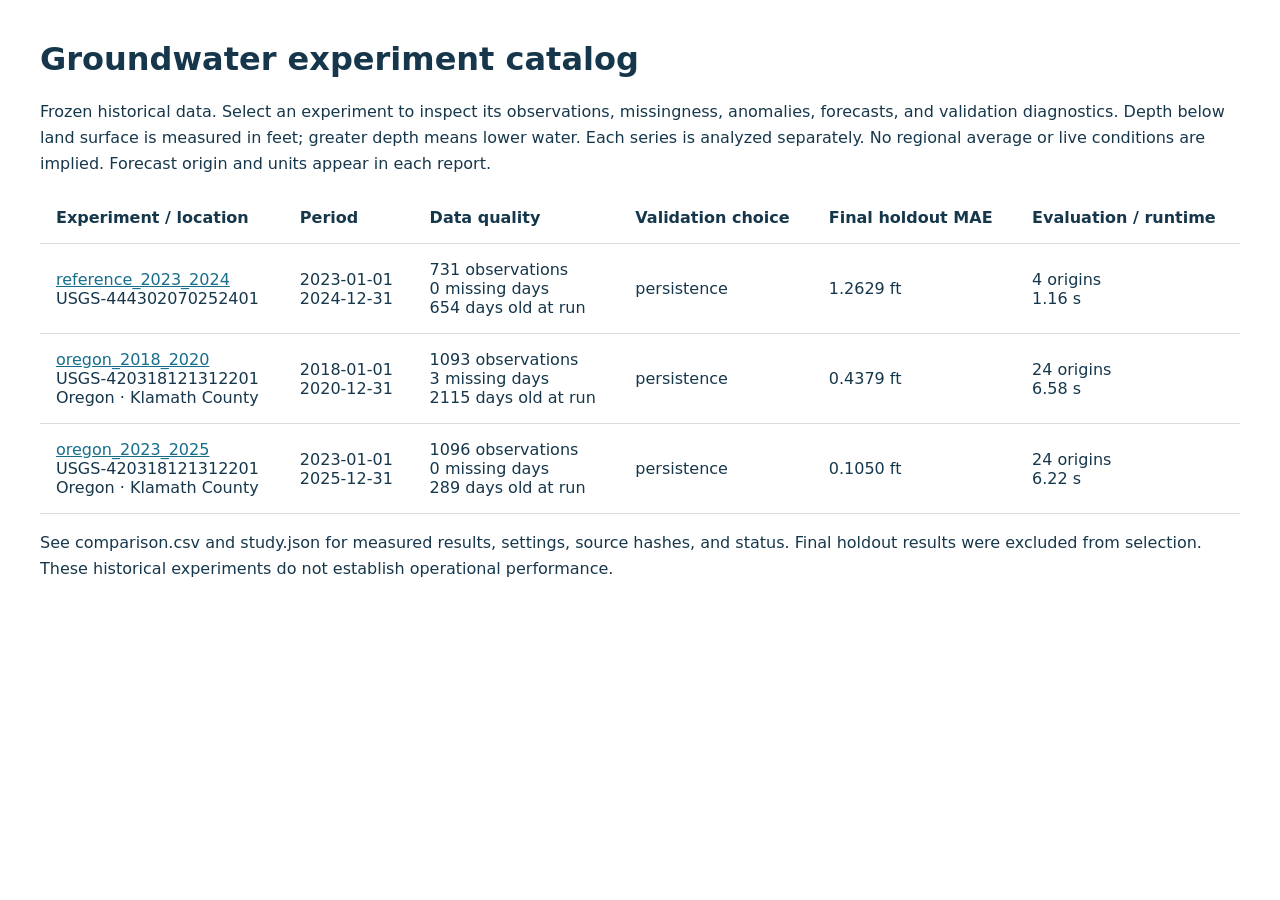
<file: sample_study/index.html>
<!doctype html><html lang="en"><meta charset="utf-8">
<meta name="viewport" content="width=device-width,initial-scale=1"><title>Groundwater study</title>
<style>body{font:16px system-ui;color:#16374b;max-width:1200px;margin:40px auto;padding:0 24px}
table{border-collapse:collapse;width:100%}td,th{padding:16px;text-align:left;border-bottom:1px solid #ddd}
a{color:#176e8b}p{line-height:1.6}.scroll{overflow:auto}</style>
<h1>Groundwater experiment catalog</h1><p>Frozen historical data. Select an experiment to inspect
its observations, missingness, anomalies, forecasts, and validation diagnostics. Depth below land
surface is measured in feet; greater depth means lower water. Each series is analyzed separately.
No regional average or live conditions are implied. Forecast origin and units appear in each report.</p>
<div class="scroll"><table><thead><tr><th>Experiment / location</th><th>Period</th><th>Data quality</th>
<th>Validation choice</th><th>Final holdout MAE</th><th>Evaluation / runtime</th></tr></thead><tbody><tr><td><a href="reference_2023_2024/runs/2026-10-16T00-24-16.688992+00-00-5046a086/report.html">reference_2023_2024</a><br>USGS-444302070252401<br></td><td>2023-01-01<br>2024-12-31</td><td>731 observations<br>0 missing days<br>654 days old at run</td><td>persistence</td><td>1.2629 ft</td><td>4 origins<br>1.16 s</td></tr><tr><td><a href="oregon_2018_2020/runs/2026-10-16T00-24-17.849614+00-00-e21bbcc7/report.html">oregon_2018_2020</a><br>USGS-420318121312201<br>Oregon · Klamath County</td><td>2018-01-01<br>2020-12-31</td><td>1093 observations<br>3 missing days<br>2115 days old at run</td><td>persistence</td><td>0.4379 ft</td><td>24 origins<br>6.58 s</td></tr><tr><td><a href="oregon_2023_2025/runs/2026-10-16T00-24-24.434592+00-00-b24a0b40/report.html">oregon_2023_2025</a><br>USGS-420318121312201<br>Oregon · Klamath County</td><td>2023-01-01<br>2025-12-31</td><td>1096 observations<br>0 missing days<br>289 days old at run</td><td>persistence</td><td>0.1050 ft</td><td>24 origins<br>6.22 s</td></tr></tbody></table></div><p>See comparison.csv and study.json for measured results, settings, source hashes, and status. Final holdout results were excluded from selection. These historical experiments do not establish operational performance.</p></html>
</file>
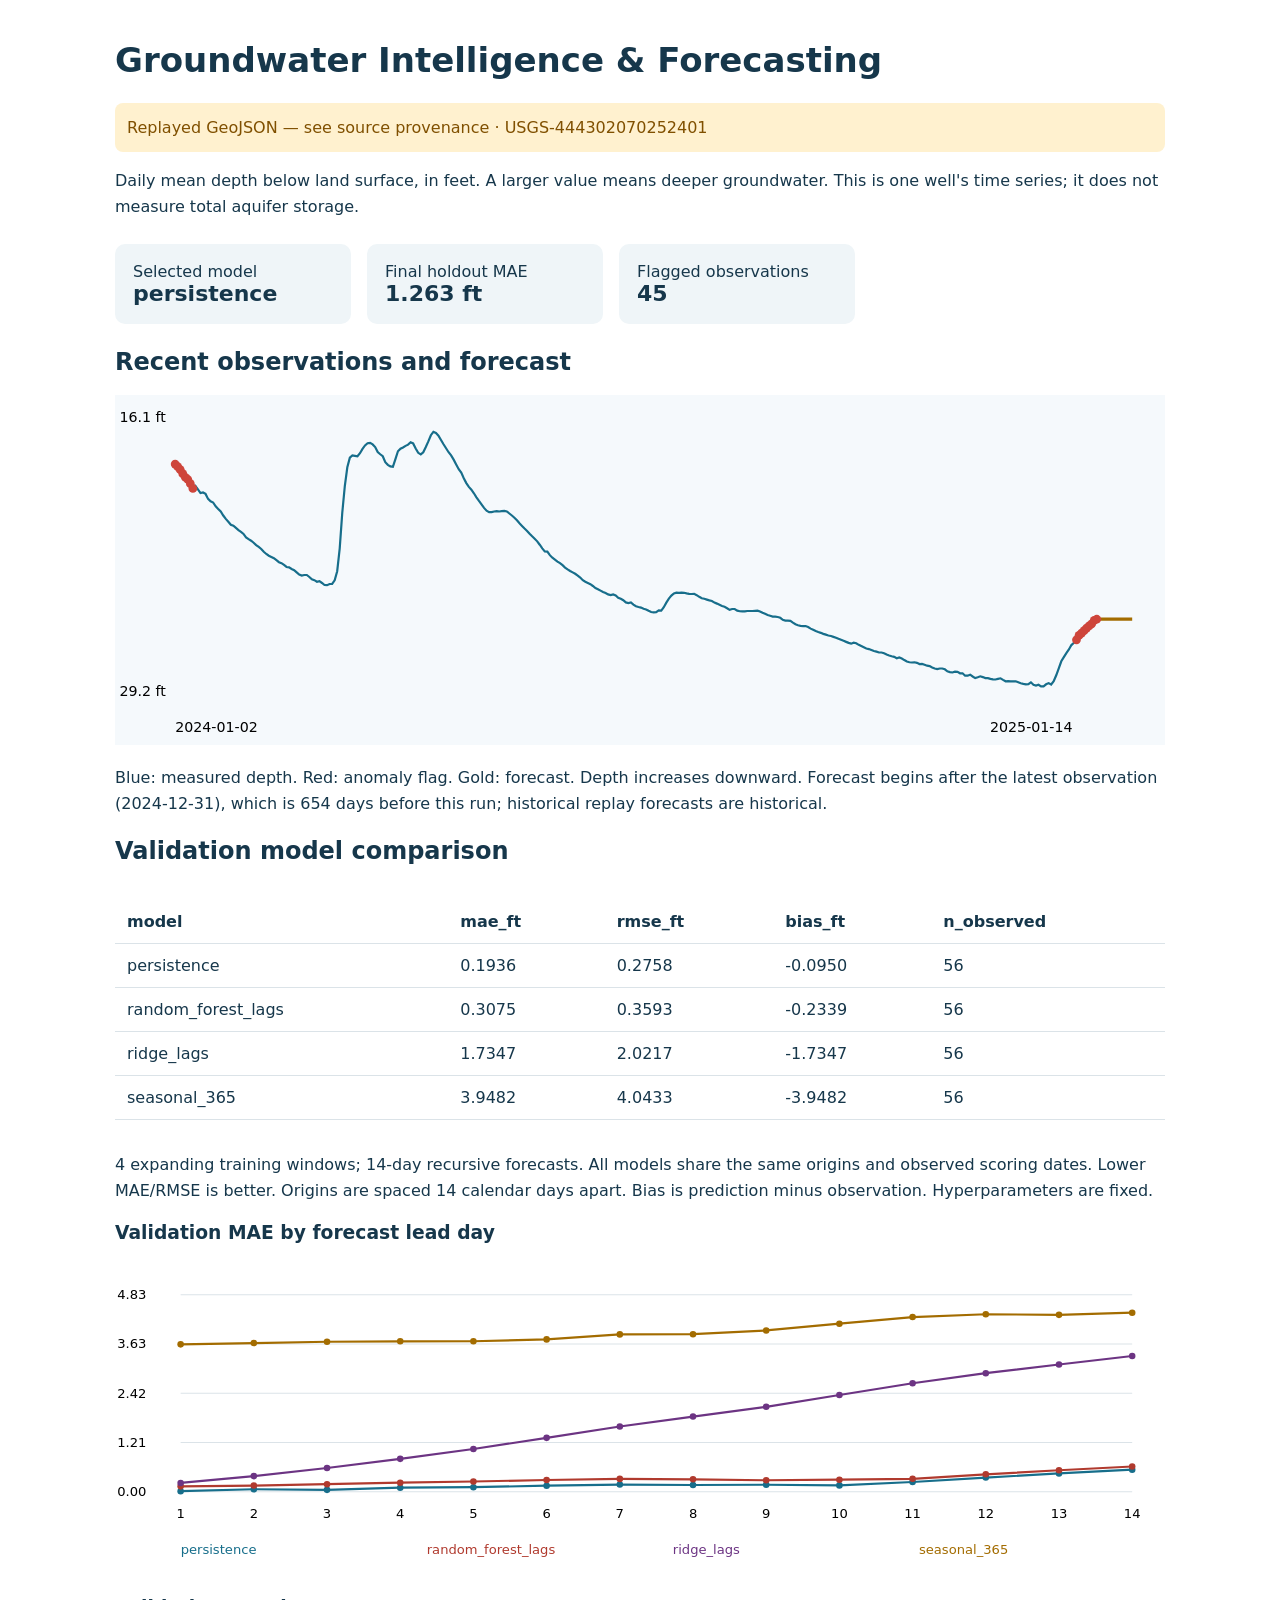
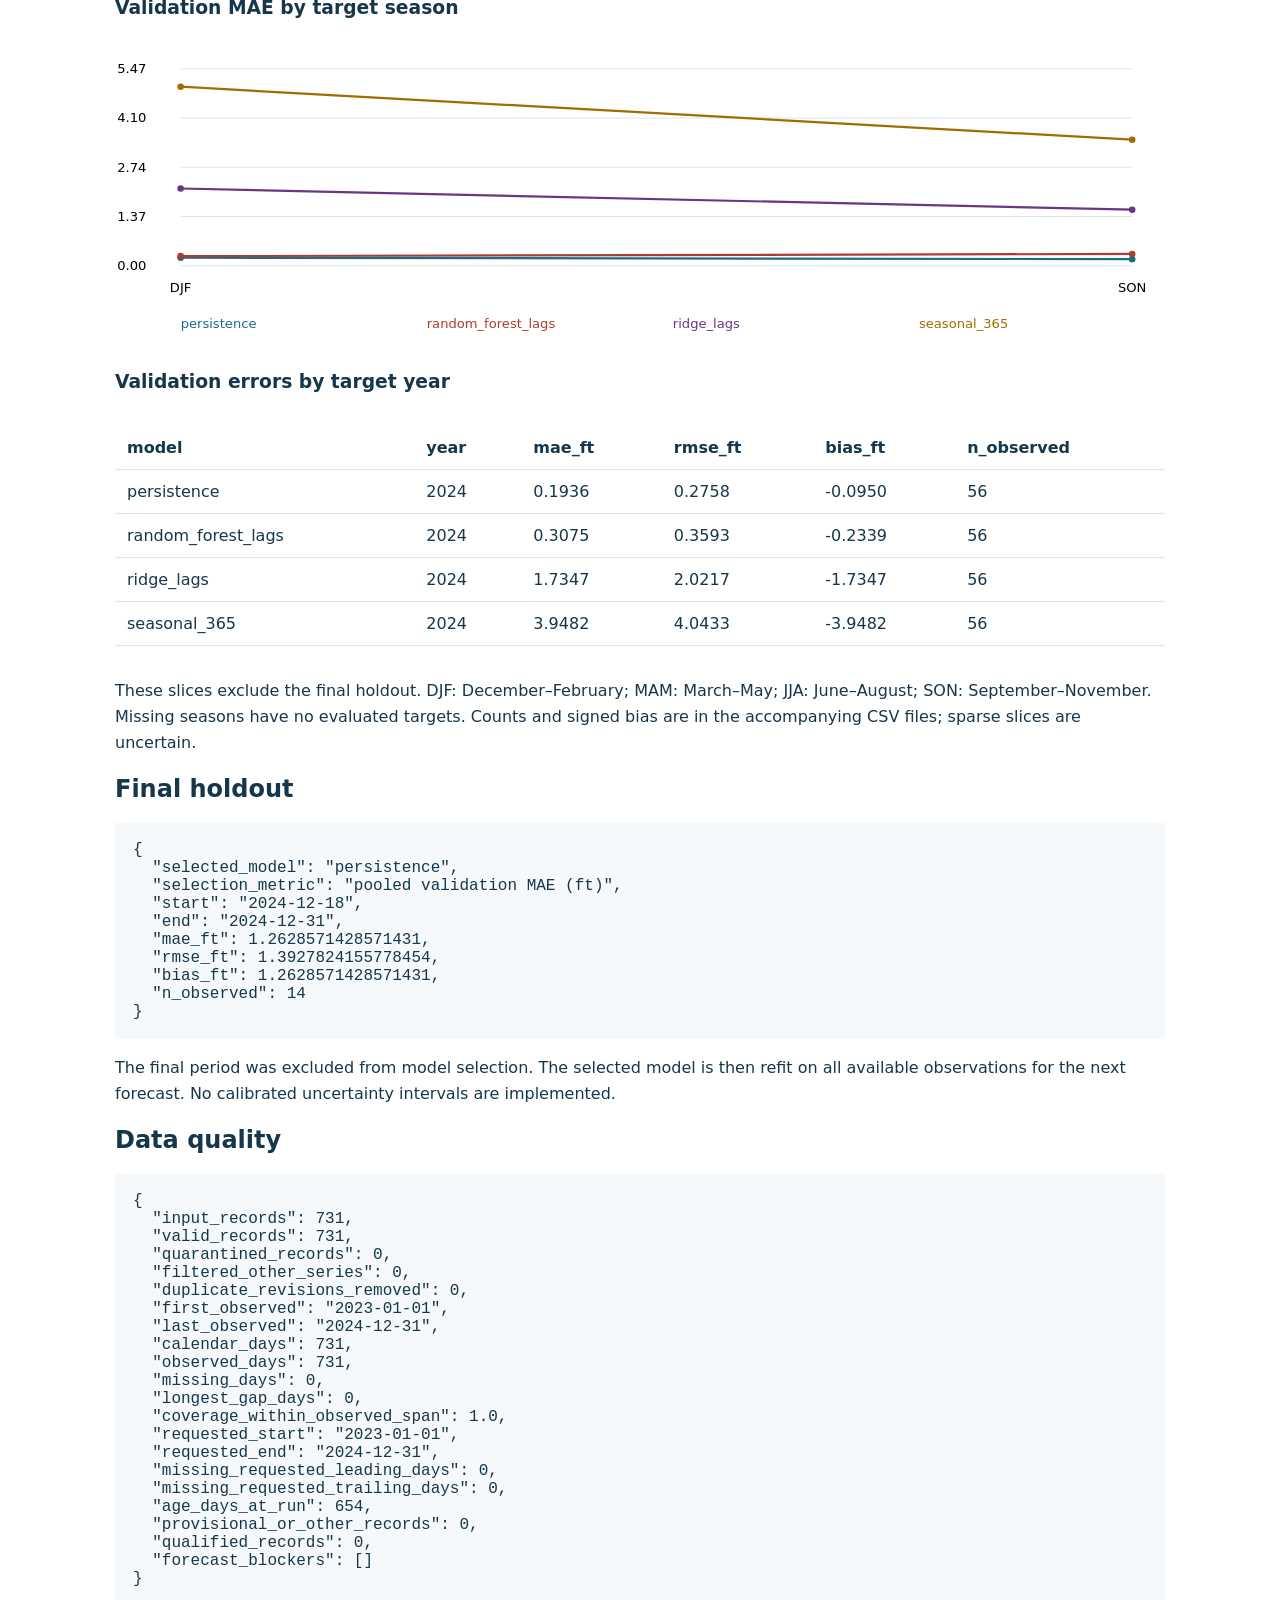
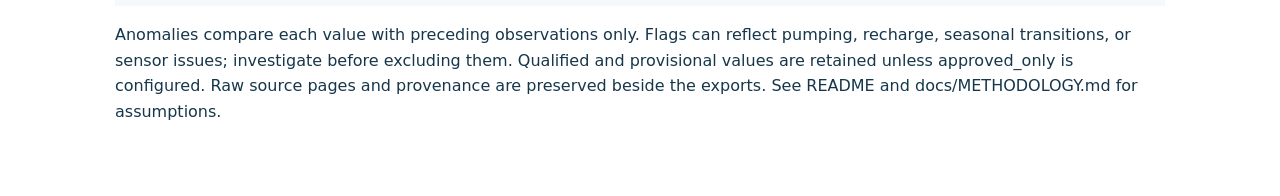
<file: sample_output/report.html>
<!doctype html><html lang="en"><meta charset="utf-8">
<meta name="viewport" content="width=device-width, initial-scale=1"><title>Groundwater Intelligence & Forecasting</title>
<style>body{font:16px system-ui,sans-serif;max-width:1050px;margin:40px auto;padding:0 24px;
color:#16374b;background:#fff}h1{font-size:34px}.tag{color:#805000;background:#fff1cf;
padding:12px;border-radius:8px}.cards{display:flex;gap:16px;flex-wrap:wrap;margin:24px 0}
.card{background:#eff5f8;padding:18px;border-radius:10px;min-width:200px}strong{font-size:22px}
svg{width:100%;height:auto}table{border-collapse:collapse;width:100%;margin:16px 0}
td,th{padding:12px;text-align:left;border-bottom:1px solid #dbe3e8}pre{white-space:pre-wrap;
overflow-wrap:anywhere;background:#f5f9fc;padding:18px}p{line-height:1.6}
.scroll{overflow-x:auto;max-width:100%}.plot svg{min-width:660px}
@media(max-width:600px){body{margin:24px auto}h1{font-size:28px}
.card{min-width:0;flex:1 1 180px}}</style>
<h1>Groundwater Intelligence & Forecasting</h1><p class="tag">Replayed GeoJSON — see source provenance · USGS-444302070252401</p>
<p>Daily mean depth below land surface, in feet. A larger value means deeper groundwater.
This is one well's time series; it does not measure total aquifer storage.</p>
<div class="cards"><div class="card">Selected model<br><strong>persistence</strong></div>
<div class="card">Final holdout MAE<br><strong>1.263 ft</strong></div>
<div class="card">Flagged observations<br><strong>45</strong></div></div>
<h2>Recent observations and forecast</h2><div class="scroll plot"><svg role="img" aria-label="Observed depth and forecast, increasing depth downward" viewBox="0 0 960 320"><rect width="960" height="320" fill="#f5f9fc"/><text x="4" y="25" font-size="13">16.1 ft</text><text x="4" y="275" font-size="13">29.2 ft</text><polyline points="55.00,63.14 57.31,65.51 59.63,68.26 61.94,71.92 64.26,75.22 66.57,77.23 68.89,81.08 71.20,85.47 73.52,83.09 75.83,86.38 78.15,89.68 80.46,89.13 82.78,90.41 85.09,94.99 87.41,97.19 89.72,98.28 92.04,101.76 94.35,104.14 96.67,106.52 98.98,110.18 101.30,113.30 103.61,115.86 105.93,118.60 108.24,119.52 110.56,121.53 112.87,123.55 115.19,125.19 117.50,127.03 119.81,130.14 122.13,131.78 124.44,133.25 126.76,135.08 129.07,137.28 131.39,138.92 133.70,140.76 136.02,143.32 138.33,145.33 140.65,146.98 142.96,148.08 145.28,149.18 147.59,151.01 149.91,152.84 152.22,153.75 154.54,155.40 156.85,157.23 159.17,157.60 161.48,159.06 163.80,160.16 166.11,162.17 168.43,164.19 170.74,165.10 173.06,164.55 175.37,164.55 177.69,166.38 180.00,168.58 182.31,169.31 184.63,170.78 186.94,170.23 189.26,171.88 191.57,173.71 193.89,173.89 196.20,172.79 198.52,172.79 200.83,169.50 203.15,161.08 205.46,140.21 207.78,107.80 210.09,83.64 212.41,66.06 214.72,57.28 217.04,55.26 219.35,55.63 221.67,56.00 223.98,53.25 226.30,49.22 228.61,46.11 230.93,44.10 233.24,43.73 235.56,45.19 237.87,47.57 240.19,52.15 242.50,54.16 244.81,56.00 247.13,61.49 249.44,63.87 251.76,65.33 254.07,65.70 256.39,58.56 258.70,51.42 261.02,49.04 263.33,47.94 265.65,46.48 267.96,45.38 270.28,43.18 272.59,44.28 274.91,48.86 277.22,52.88 279.54,54.35 281.85,52.33 284.17,47.57 286.48,42.45 288.80,36.77 291.11,33.66 293.43,34.76 295.74,37.14 298.06,41.17 300.37,45.01 302.69,48.67 305.00,52.33 307.31,55.26 309.63,59.11 311.94,63.50 314.26,67.89 316.57,71.01 318.89,76.13 321.20,80.53 323.52,84.00 325.83,86.57 328.15,89.86 330.46,93.52 332.78,96.82 335.09,99.93 337.41,103.23 339.72,105.79 342.04,107.07 344.35,107.07 346.67,106.52 348.98,106.16 351.30,106.52 353.61,106.16 355.93,105.97 358.24,106.52 360.56,108.35 362.87,110.18 365.19,112.20 367.50,114.58 369.81,117.32 372.13,119.70 374.44,122.08 376.76,124.28 379.07,126.84 381.39,129.22 383.70,131.42 386.02,133.80 388.33,136.91 390.65,140.21 392.96,142.95 395.28,143.14 397.59,146.43 399.91,148.81 402.22,150.46 404.54,152.29 406.85,153.75 409.17,155.58 411.48,157.78 413.80,159.43 416.11,160.89 418.43,162.17 420.74,163.46 423.06,165.10 425.37,166.93 427.69,169.31 430.00,170.78 432.31,171.88 434.63,172.97 436.94,174.62 439.26,176.45 441.57,177.55 443.89,178.83 446.20,180.11 448.52,181.03 450.83,182.31 453.15,182.86 455.46,182.31 457.78,183.23 460.09,185.42 462.41,186.34 464.72,187.62 467.04,189.63 469.35,190.18 471.67,189.63 473.98,191.65 476.30,193.11 478.61,193.84 480.93,194.39 483.24,195.49 485.56,196.04 487.87,197.32 490.19,198.42 492.50,198.79 494.81,198.60 497.13,196.96 499.44,197.14 501.76,194.03 504.07,189.82 506.39,186.16 508.70,183.41 511.02,181.40 513.33,180.66 515.65,180.85 517.96,180.66 520.28,180.85 522.59,181.40 524.91,181.76 527.22,181.95 529.54,181.76 531.85,183.04 534.17,184.51 536.48,185.79 538.80,186.34 541.11,187.07 543.43,187.80 545.74,188.35 548.06,189.82 550.37,190.73 552.69,191.83 555.00,192.93 557.31,193.66 559.63,194.94 561.94,196.41 564.26,195.68 566.57,195.68 568.89,197.14 571.20,197.69 573.52,197.87 575.83,197.87 578.15,197.51 580.46,197.51 582.78,197.51 585.09,197.32 587.41,197.14 589.72,197.87 592.04,199.15 594.35,200.07 596.67,201.17 598.98,201.90 601.30,202.63 603.61,202.63 605.93,203.00 608.24,203.73 610.56,205.56 612.87,206.29 615.19,206.29 617.50,206.48 619.81,208.12 622.13,209.59 624.44,210.50 626.76,211.05 629.07,211.24 631.39,211.24 633.70,212.15 636.02,213.62 638.33,214.71 640.65,215.81 642.96,216.73 645.28,217.46 647.59,218.38 649.91,219.11 652.22,219.84 654.54,220.39 656.85,221.12 659.17,221.85 661.48,222.95 663.80,223.87 666.11,224.78 668.43,225.70 670.74,226.61 673.06,227.35 675.37,226.43 677.69,226.98 680.00,228.44 682.31,229.54 684.63,230.64 686.94,231.74 689.26,232.29 691.57,233.20 693.89,234.12 696.20,234.67 698.52,235.40 700.83,235.40 703.15,236.13 705.46,237.23 707.78,238.15 710.09,238.88 712.41,239.43 714.72,240.71 717.04,239.98 719.35,240.89 721.67,242.36 723.98,243.64 726.30,244.37 728.61,244.55 730.93,244.37 733.24,244.92 735.56,246.02 737.87,245.84 740.19,246.57 742.50,247.48 744.81,247.85 747.13,249.13 749.44,250.05 751.76,250.59 754.07,250.05 756.39,250.05 758.70,250.78 761.02,252.61 763.33,253.34 765.65,253.71 767.96,252.97 770.28,253.16 772.59,254.44 774.91,254.44 777.22,256.64 779.54,256.64 781.85,255.72 784.17,257.37 786.48,258.83 788.80,258.10 791.11,257.19 793.43,257.92 795.74,258.83 798.06,258.83 800.37,259.57 802.69,259.93 805.00,260.11 807.31,259.57 809.63,259.02 811.94,260.48 814.26,261.76 816.57,261.58 818.89,261.76 821.20,261.76 823.52,261.76 825.83,262.68 828.15,263.59 830.46,264.14 832.78,264.51 835.09,264.32 837.41,262.68 839.72,264.87 842.04,265.61 844.35,264.87 846.67,266.34 848.98,266.34 851.30,264.51 853.61,263.41 855.93,264.69 858.24,261.76 860.56,256.27 862.87,249.86 865.19,243.46 867.50,239.61 869.81,235.95 872.13,232.65 874.44,228.63 876.76,226.61 879.07,223.87 881.39,219.84 883.70,217.64 886.02,215.45 888.33,213.07 890.65,211.05 892.96,209.22 895.28,206.11 897.59,205.01" fill="none" stroke="#176e8b" stroke-width="2"/><polyline points="899.91,205.01 902.22,205.01 904.54,205.01 906.85,205.01 909.17,205.01 911.48,205.01 913.80,205.01 916.11,205.01 918.43,205.01 920.74,205.01 923.06,205.01 925.37,205.01 927.69,205.01 930.00,205.01" fill="none" stroke="#a36c00" stroke-width="3"/><circle cx="55.00" cy="63.14" r="4" fill="#ce453b"/><circle cx="57.31" cy="65.51" r="4" fill="#ce453b"/><circle cx="59.63" cy="68.26" r="4" fill="#ce453b"/><circle cx="61.94" cy="71.92" r="4" fill="#ce453b"/><circle cx="64.26" cy="75.22" r="4" fill="#ce453b"/><circle cx="66.57" cy="77.23" r="4" fill="#ce453b"/><circle cx="68.89" cy="81.08" r="4" fill="#ce453b"/><circle cx="71.20" cy="85.47" r="4" fill="#ce453b"/><circle cx="879.07" cy="223.87" r="4" fill="#ce453b"/><circle cx="881.39" cy="219.84" r="4" fill="#ce453b"/><circle cx="883.70" cy="217.64" r="4" fill="#ce453b"/><circle cx="886.02" cy="215.45" r="4" fill="#ce453b"/><circle cx="888.33" cy="213.07" r="4" fill="#ce453b"/><circle cx="890.65" cy="211.05" r="4" fill="#ce453b"/><circle cx="892.96" cy="209.22" r="4" fill="#ce453b"/><circle cx="895.28" cy="206.11" r="4" fill="#ce453b"/><circle cx="897.59" cy="205.01" r="4" fill="#ce453b"/><text x="55" y="308" font-size="13">2024-01-02</text><text x="800" y="308" font-size="13">2025-01-14</text></svg></div>
<p>Blue: measured depth. Red: anomaly flag. Gold: forecast. Depth increases downward.
Forecast begins after the latest observation (2024-12-31), which is
654 days before this run; historical replay forecasts are historical.</p>
<h2>Validation model comparison</h2><div class="scroll"><table class="dataframe">
  <thead>
    <tr style="text-align: right;">
      <th>model</th>
      <th>mae_ft</th>
      <th>rmse_ft</th>
      <th>bias_ft</th>
      <th>n_observed</th>
    </tr>
  </thead>
  <tbody>
    <tr>
      <td>persistence</td>
      <td>0.1936</td>
      <td>0.2758</td>
      <td>-0.0950</td>
      <td>56</td>
    </tr>
    <tr>
      <td>random_forest_lags</td>
      <td>0.3075</td>
      <td>0.3593</td>
      <td>-0.2339</td>
      <td>56</td>
    </tr>
    <tr>
      <td>ridge_lags</td>
      <td>1.7347</td>
      <td>2.0217</td>
      <td>-1.7347</td>
      <td>56</td>
    </tr>
    <tr>
      <td>seasonal_365</td>
      <td>3.9482</td>
      <td>4.0433</td>
      <td>-3.9482</td>
      <td>56</td>
    </tr>
  </tbody>
</table></div>
<p>4 expanding training windows; 14-day recursive forecasts.
All models share the same origins and observed scoring dates. Lower MAE/RMSE is better.
Origins are spaced 14 calendar days apart.
Bias is prediction minus observation. Hyperparameters are fixed.</p>
<h3>Validation MAE by forecast lead day</h3><div class="scroll plot"><svg role="img" aria-label="Validation MAE by forecast lead day; MAE in feet" viewBox="0 0 960 285"><path d="M60 30H930" stroke="#dbe3e8"/><text x="2" y="34" font-size="12">4.83</text><path d="M60 75H930" stroke="#dbe3e8"/><text x="2" y="79" font-size="12">3.63</text><path d="M60 120H930" stroke="#dbe3e8"/><text x="2" y="124" font-size="12">2.42</text><path d="M60 165H930" stroke="#dbe3e8"/><text x="2" y="169" font-size="12">1.21</text><path d="M60 210H930" stroke="#dbe3e8"/><text x="2" y="214" font-size="12">0.00</text><text x="60.0" y="234" text-anchor="middle" font-size="12">1</text><text x="126.9" y="234" text-anchor="middle" font-size="12">2</text><text x="193.8" y="234" text-anchor="middle" font-size="12">3</text><text x="260.8" y="234" text-anchor="middle" font-size="12">4</text><text x="327.7" y="234" text-anchor="middle" font-size="12">5</text><text x="394.6" y="234" text-anchor="middle" font-size="12">6</text><text x="461.5" y="234" text-anchor="middle" font-size="12">7</text><text x="528.5" y="234" text-anchor="middle" font-size="12">8</text><text x="595.4" y="234" text-anchor="middle" font-size="12">9</text><text x="662.3" y="234" text-anchor="middle" font-size="12">10</text><text x="729.2" y="234" text-anchor="middle" font-size="12">11</text><text x="796.2" y="234" text-anchor="middle" font-size="12">12</text><text x="863.1" y="234" text-anchor="middle" font-size="12">13</text><text x="930.0" y="234" text-anchor="middle" font-size="12">14</text><circle cx="60.00" cy="209.53" r="3" fill="#176e8b"/><circle cx="126.92" cy="207.77" r="3" fill="#176e8b"/><circle cx="193.85" cy="208.32" r="3" fill="#176e8b"/><circle cx="260.77" cy="206.37" r="3" fill="#176e8b"/><circle cx="327.69" cy="205.90" r="3" fill="#176e8b"/><circle cx="394.62" cy="204.51" r="3" fill="#176e8b"/><circle cx="461.54" cy="203.48" r="3" fill="#176e8b"/><circle cx="528.46" cy="203.86" r="3" fill="#176e8b"/><circle cx="595.38" cy="203.67" r="3" fill="#176e8b"/><circle cx="662.31" cy="204.23" r="3" fill="#176e8b"/><circle cx="729.23" cy="201.16" r="3" fill="#176e8b"/><circle cx="796.15" cy="197.06" r="3" fill="#176e8b"/><circle cx="863.08" cy="193.34" r="3" fill="#176e8b"/><circle cx="930.00" cy="189.89" r="3" fill="#176e8b"/><polyline points="60.00,209.53 126.92,207.77 193.85,208.32 260.77,206.37 327.69,205.90 394.62,204.51 461.54,203.48 528.46,203.86 595.38,203.67 662.31,204.23 729.23,201.16 796.15,197.06 863.08,193.34 930.00,189.89" fill="none" stroke="#176e8b" stroke-width="2"/><text x="60" y="267" font-size="12" fill="#176e8b">persistence</text><circle cx="60.00" cy="205.13" r="3" fill="#b03a2e"/><circle cx="126.92" cy="204.42" r="3" fill="#b03a2e"/><circle cx="193.85" cy="203.12" r="3" fill="#b03a2e"/><circle cx="260.77" cy="201.75" r="3" fill="#b03a2e"/><circle cx="327.69" cy="200.70" r="3" fill="#b03a2e"/><circle cx="394.62" cy="199.30" r="3" fill="#b03a2e"/><circle cx="461.54" cy="198.30" r="3" fill="#b03a2e"/><circle cx="528.46" cy="198.67" r="3" fill="#b03a2e"/><circle cx="595.38" cy="199.57" r="3" fill="#b03a2e"/><circle cx="662.31" cy="199.02" r="3" fill="#b03a2e"/><circle cx="729.23" cy="198.23" r="3" fill="#b03a2e"/><circle cx="796.15" cy="194.13" r="3" fill="#b03a2e"/><circle cx="863.08" cy="190.41" r="3" fill="#b03a2e"/><circle cx="930.00" cy="186.97" r="3" fill="#b03a2e"/><polyline points="60.00,205.13 126.92,204.42 193.85,203.12 260.77,201.75 327.69,200.70 394.62,199.30 461.54,198.30 528.46,198.67 595.38,199.57 662.31,199.02 729.23,198.23 796.15,194.13 863.08,190.41 930.00,186.97" fill="none" stroke="#b03a2e" stroke-width="2"/><text x="285" y="267" font-size="12" fill="#b03a2e">random_forest_lags</text><circle cx="60.00" cy="202.01" r="3" fill="#6c3483"/><circle cx="126.92" cy="195.76" r="3" fill="#6c3483"/><circle cx="193.85" cy="188.32" r="3" fill="#6c3483"/><circle cx="260.77" cy="179.99" r="3" fill="#6c3483"/><circle cx="327.69" cy="171.00" r="3" fill="#6c3483"/><circle cx="394.62" cy="160.78" r="3" fill="#6c3483"/><circle cx="461.54" cy="150.40" r="3" fill="#6c3483"/><circle cx="528.46" cy="141.34" r="3" fill="#6c3483"/><circle cx="595.38" cy="132.40" r="3" fill="#6c3483"/><circle cx="662.31" cy="121.62" r="3" fill="#6c3483"/><circle cx="729.23" cy="110.83" r="3" fill="#6c3483"/><circle cx="796.15" cy="101.67" r="3" fill="#6c3483"/><circle cx="863.08" cy="93.71" r="3" fill="#6c3483"/><circle cx="930.00" cy="85.96" r="3" fill="#6c3483"/><polyline points="60.00,202.01 126.92,195.76 193.85,188.32 260.77,179.99 327.69,171.00 394.62,160.78 461.54,150.40 528.46,141.34 595.38,132.40 662.31,121.62 729.23,110.83 796.15,101.67 863.08,93.71 930.00,85.96" fill="none" stroke="#6c3483" stroke-width="2"/><text x="510" y="267" font-size="12" fill="#6c3483">ridge_lags</text><circle cx="60.00" cy="75.31" r="3" fill="#a36c00"/><circle cx="126.92" cy="74.10" r="3" fill="#a36c00"/><circle cx="193.85" cy="72.89" r="3" fill="#a36c00"/><circle cx="260.77" cy="72.52" r="3" fill="#a36c00"/><circle cx="327.69" cy="72.43" r="3" fill="#a36c00"/><circle cx="394.62" cy="70.75" r="3" fill="#a36c00"/><circle cx="461.54" cy="66.19" r="3" fill="#a36c00"/><circle cx="528.46" cy="66.00" r="3" fill="#a36c00"/><circle cx="595.38" cy="62.56" r="3" fill="#a36c00"/><circle cx="662.31" cy="56.42" r="3" fill="#a36c00"/><circle cx="729.23" cy="50.37" r="3" fill="#a36c00"/><circle cx="796.15" cy="47.76" r="3" fill="#a36c00"/><circle cx="863.08" cy="48.32" r="3" fill="#a36c00"/><circle cx="930.00" cy="46.36" r="3" fill="#a36c00"/><polyline points="60.00,75.31 126.92,74.10 193.85,72.89 260.77,72.52 327.69,72.43 394.62,70.75 461.54,66.19 528.46,66.00 595.38,62.56 662.31,56.42 729.23,50.37 796.15,47.76 863.08,48.32 930.00,46.36" fill="none" stroke="#a36c00" stroke-width="2"/><text x="735" y="267" font-size="12" fill="#a36c00">seasonal_365</text></svg></div><h3>Validation MAE by target season</h3><div class="scroll plot"><svg role="img" aria-label="Validation MAE by target season; MAE in feet" viewBox="0 0 960 285"><path d="M60 30H930" stroke="#dbe3e8"/><text x="2" y="34" font-size="12">5.47</text><path d="M60 75H930" stroke="#dbe3e8"/><text x="2" y="79" font-size="12">4.10</text><path d="M60 120H930" stroke="#dbe3e8"/><text x="2" y="124" font-size="12">2.74</text><path d="M60 165H930" stroke="#dbe3e8"/><text x="2" y="169" font-size="12">1.37</text><path d="M60 210H930" stroke="#dbe3e8"/><text x="2" y="214" font-size="12">0.00</text><text x="60.0" y="234" text-anchor="middle" font-size="12">DJF</text><text x="930.0" y="234" text-anchor="middle" font-size="12">SON</text><circle cx="60.00" cy="202.70" r="3" fill="#176e8b"/><circle cx="930.00" cy="204.04" r="3" fill="#176e8b"/><polyline points="60.00,202.70 930.00,204.04" fill="none" stroke="#176e8b" stroke-width="2"/><text x="60" y="267" font-size="12" fill="#176e8b">persistence</text><circle cx="60.00" cy="201.28" r="3" fill="#b03a2e"/><circle cx="930.00" cy="199.27" r="3" fill="#b03a2e"/><polyline points="60.00,201.28 930.00,199.27" fill="none" stroke="#b03a2e" stroke-width="2"/><text x="285" y="267" font-size="12" fill="#b03a2e">random_forest_lags</text><circle cx="60.00" cy="139.42" r="3" fill="#6c3483"/><circle cx="930.00" cy="158.81" r="3" fill="#6c3483"/><polyline points="60.00,139.42 930.00,158.81" fill="none" stroke="#6c3483" stroke-width="2"/><text x="510" y="267" font-size="12" fill="#6c3483">ridge_lags</text><circle cx="60.00" cy="46.36" r="3" fill="#a36c00"/><circle cx="930.00" cy="94.80" r="3" fill="#a36c00"/><polyline points="60.00,46.36 930.00,94.80" fill="none" stroke="#a36c00" stroke-width="2"/><text x="735" y="267" font-size="12" fill="#a36c00">seasonal_365</text></svg></div><h3>Validation errors by target year</h3><div class="scroll"><table class="dataframe">
  <thead>
    <tr style="text-align: right;">
      <th>model</th>
      <th>year</th>
      <th>mae_ft</th>
      <th>rmse_ft</th>
      <th>bias_ft</th>
      <th>n_observed</th>
    </tr>
  </thead>
  <tbody>
    <tr>
      <td>persistence</td>
      <td>2024</td>
      <td>0.1936</td>
      <td>0.2758</td>
      <td>-0.0950</td>
      <td>56</td>
    </tr>
    <tr>
      <td>random_forest_lags</td>
      <td>2024</td>
      <td>0.3075</td>
      <td>0.3593</td>
      <td>-0.2339</td>
      <td>56</td>
    </tr>
    <tr>
      <td>ridge_lags</td>
      <td>2024</td>
      <td>1.7347</td>
      <td>2.0217</td>
      <td>-1.7347</td>
      <td>56</td>
    </tr>
    <tr>
      <td>seasonal_365</td>
      <td>2024</td>
      <td>3.9482</td>
      <td>4.0433</td>
      <td>-3.9482</td>
      <td>56</td>
    </tr>
  </tbody>
</table></div>
<p>These slices exclude the final holdout. DJF: December–February; MAM: March–May;
JJA: June–August; SON: September–November. Missing seasons have no evaluated targets.
Counts and signed bias are in the accompanying CSV files; sparse slices are uncertain.</p>
<h2>Final holdout</h2><pre>{
  &quot;selected_model&quot;: &quot;persistence&quot;,
  &quot;selection_metric&quot;: &quot;pooled validation MAE (ft)&quot;,
  &quot;start&quot;: &quot;2024-12-18&quot;,
  &quot;end&quot;: &quot;2024-12-31&quot;,
  &quot;mae_ft&quot;: 1.2628571428571431,
  &quot;rmse_ft&quot;: 1.3927824155778454,
  &quot;bias_ft&quot;: 1.2628571428571431,
  &quot;n_observed&quot;: 14
}</pre>
<p>The final period was excluded from model selection. The selected model is then refit on all
available observations for the next forecast. No calibrated uncertainty intervals are implemented.</p>
<h2>Data quality</h2><pre>{
  &quot;input_records&quot;: 731,
  &quot;valid_records&quot;: 731,
  &quot;quarantined_records&quot;: 0,
  &quot;filtered_other_series&quot;: 0,
  &quot;duplicate_revisions_removed&quot;: 0,
  &quot;first_observed&quot;: &quot;2023-01-01&quot;,
  &quot;last_observed&quot;: &quot;2024-12-31&quot;,
  &quot;calendar_days&quot;: 731,
  &quot;observed_days&quot;: 731,
  &quot;missing_days&quot;: 0,
  &quot;longest_gap_days&quot;: 0,
  &quot;coverage_within_observed_span&quot;: 1.0,
  &quot;requested_start&quot;: &quot;2023-01-01&quot;,
  &quot;requested_end&quot;: &quot;2024-12-31&quot;,
  &quot;missing_requested_leading_days&quot;: 0,
  &quot;missing_requested_trailing_days&quot;: 0,
  &quot;age_days_at_run&quot;: 654,
  &quot;provisional_or_other_records&quot;: 0,
  &quot;qualified_records&quot;: 0,
  &quot;forecast_blockers&quot;: []
}</pre>
<p>Anomalies compare each value with preceding observations only. Flags can reflect pumping,
recharge, seasonal transitions, or sensor issues; investigate before excluding them. Qualified
and provisional values are retained unless approved_only is configured. Raw source pages and
provenance are preserved beside the exports. See README and docs/METHODOLOGY.md for assumptions.</p>
</html>
</file>
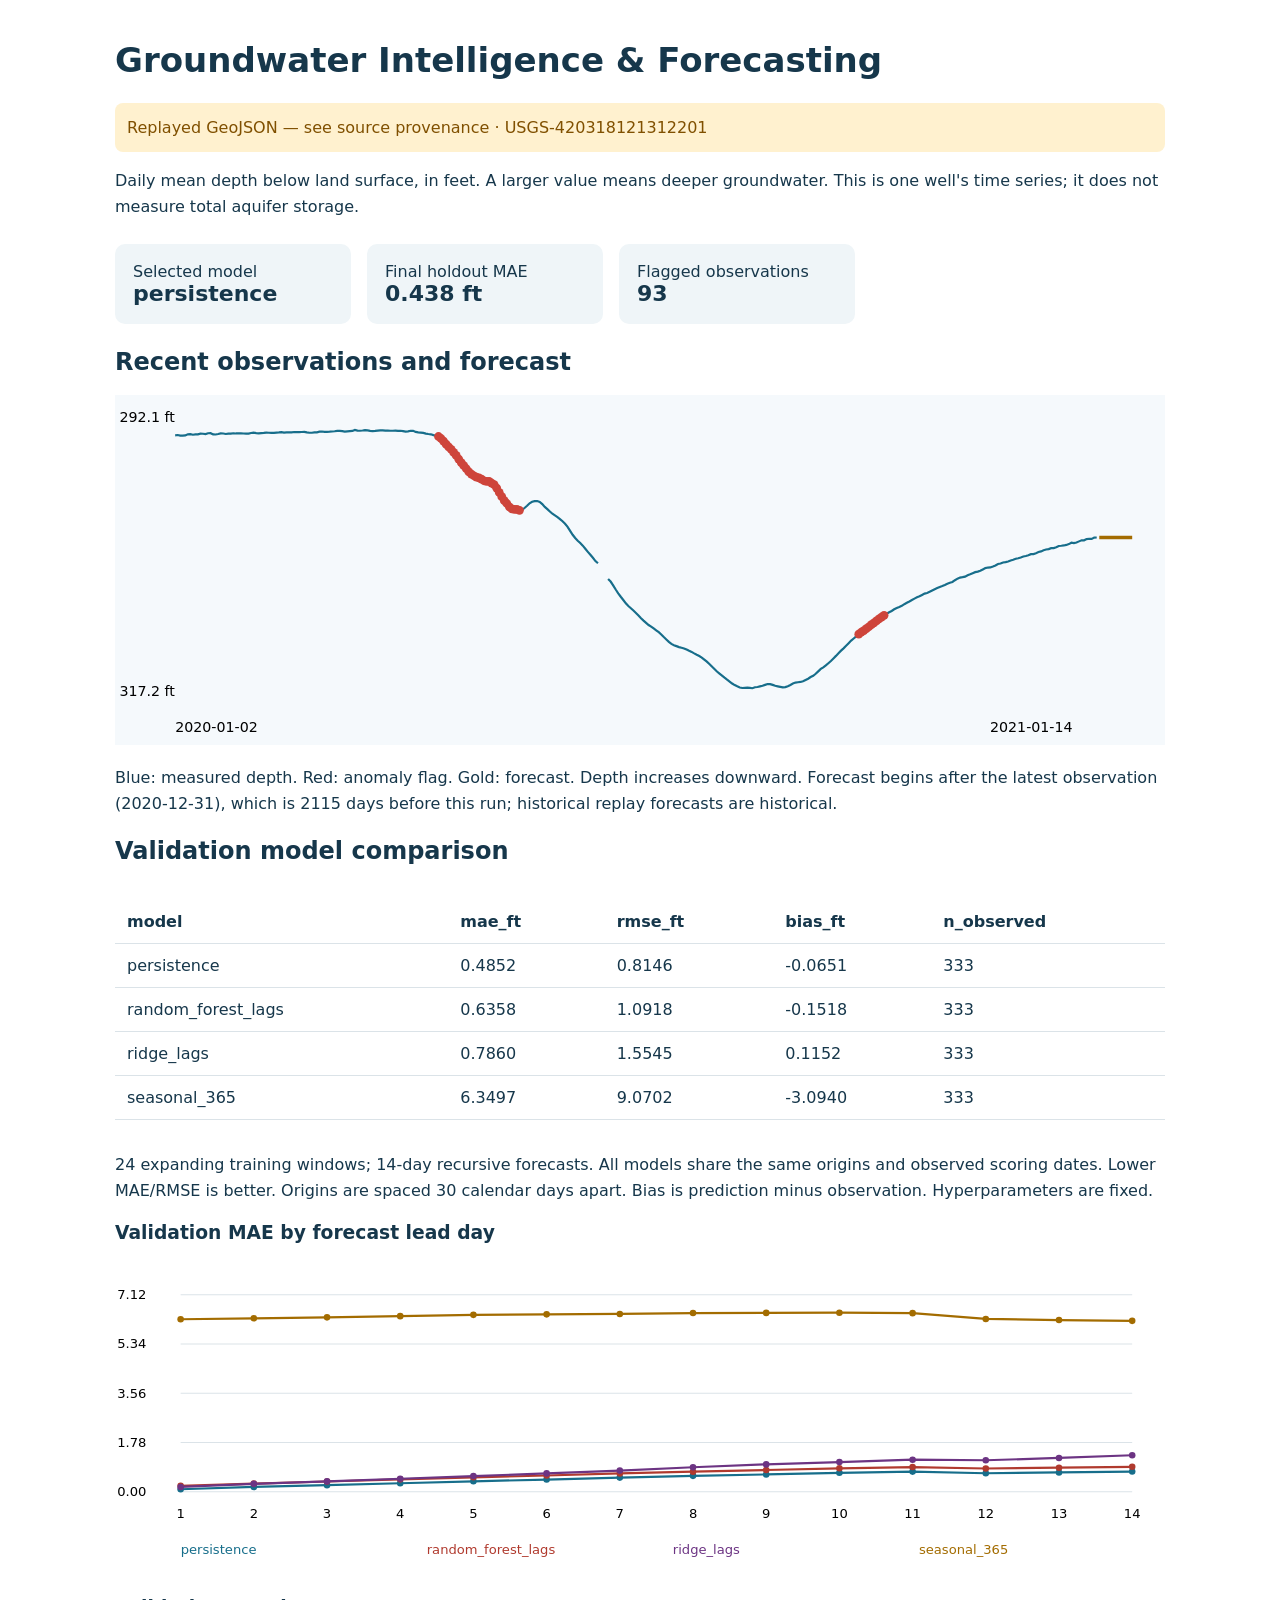
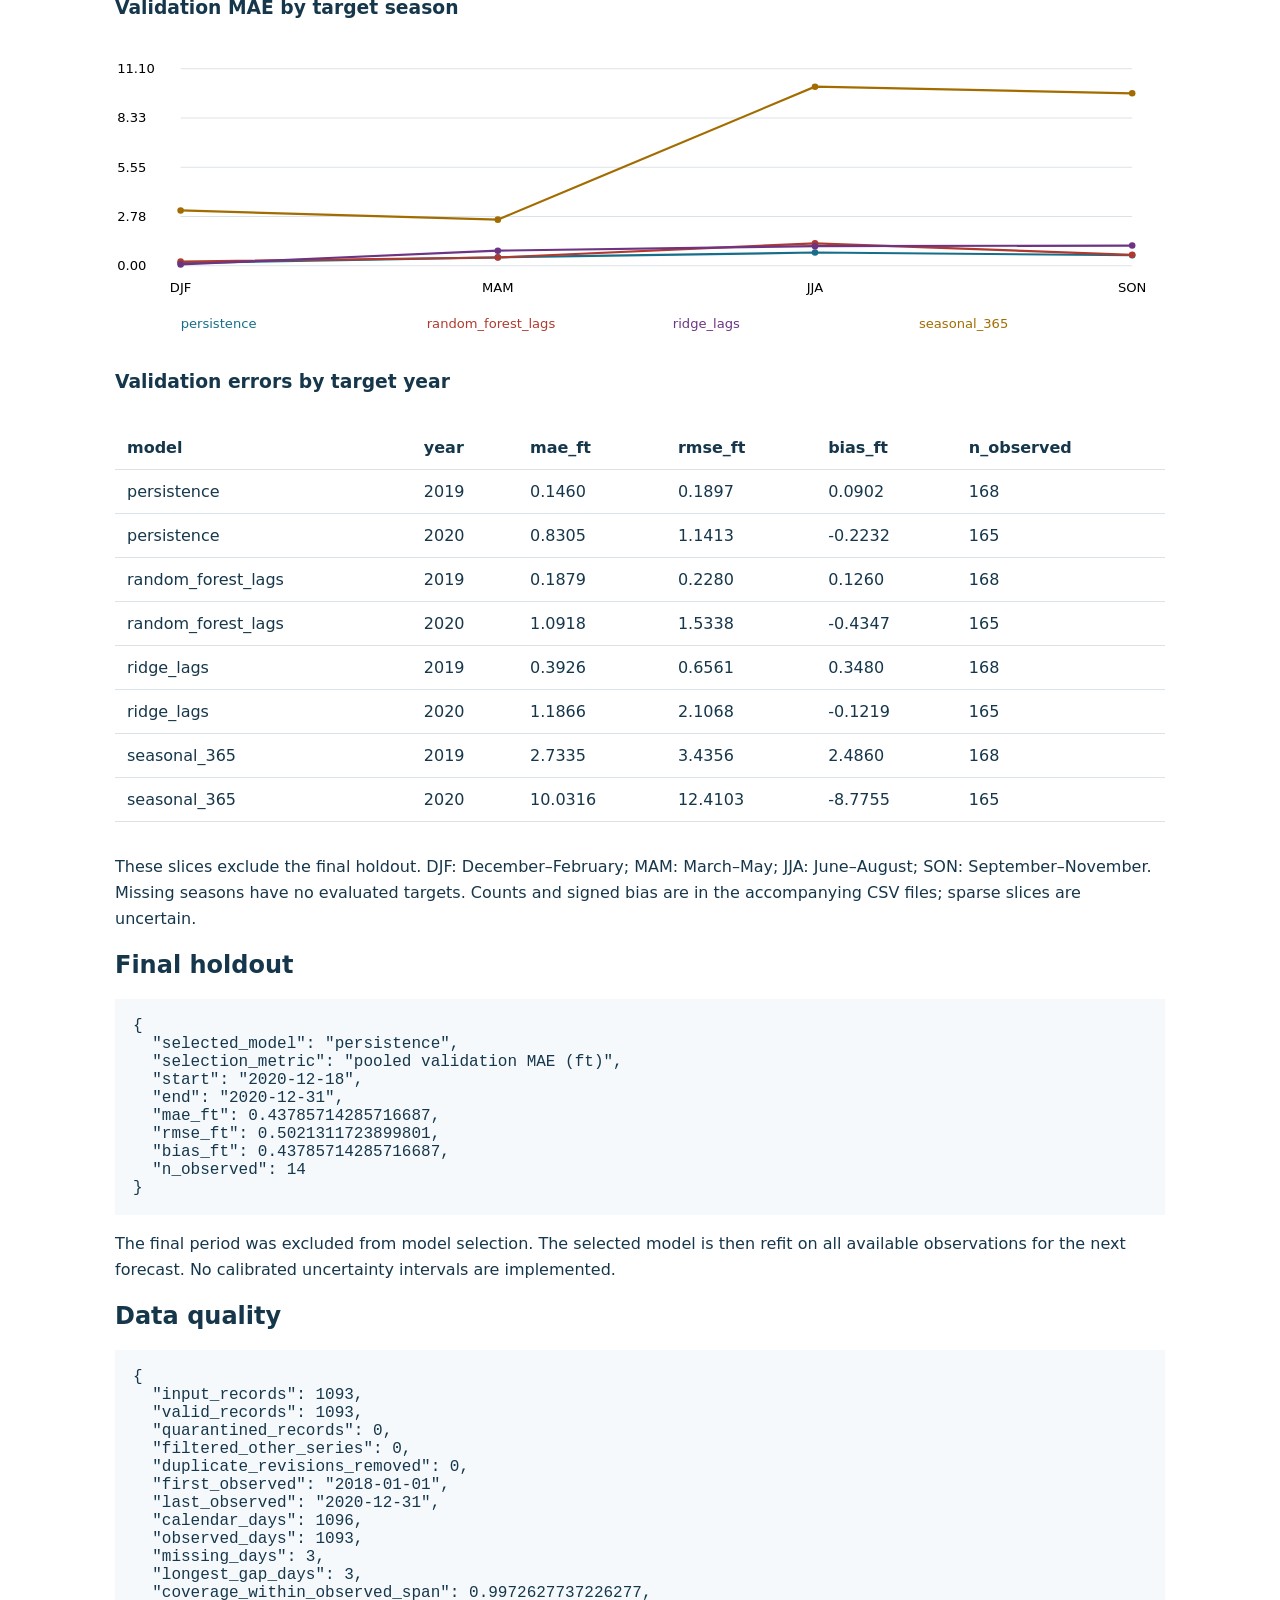
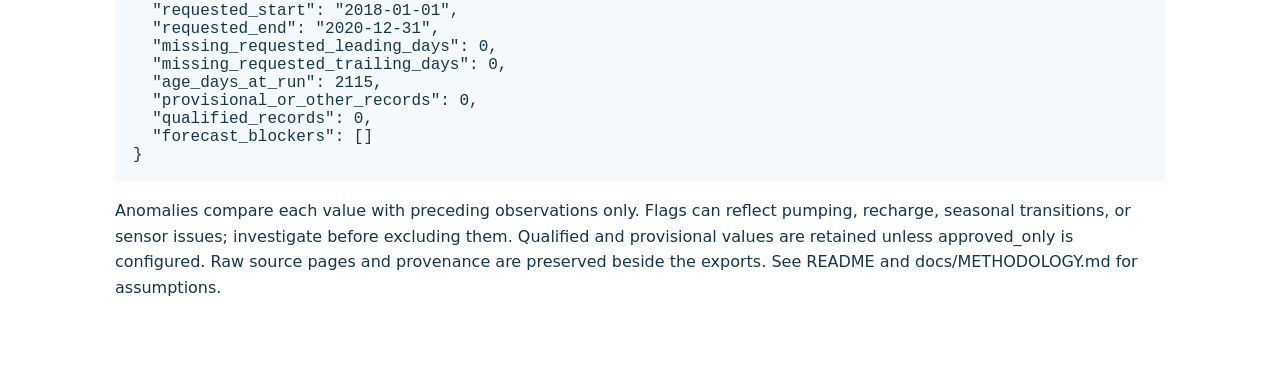
<file: sample_study/oregon_2018_2020/runs/2026-10-16T00-24-17.849614+00-00-e21bbcc7/report.html>
<!doctype html><html lang="en"><meta charset="utf-8">
<meta name="viewport" content="width=device-width, initial-scale=1"><title>Groundwater Intelligence & Forecasting</title>
<style>body{font:16px system-ui,sans-serif;max-width:1050px;margin:40px auto;padding:0 24px;
color:#16374b;background:#fff}h1{font-size:34px}.tag{color:#805000;background:#fff1cf;
padding:12px;border-radius:8px}.cards{display:flex;gap:16px;flex-wrap:wrap;margin:24px 0}
.card{background:#eff5f8;padding:18px;border-radius:10px;min-width:200px}strong{font-size:22px}
svg{width:100%;height:auto}table{border-collapse:collapse;width:100%;margin:16px 0}
td,th{padding:12px;text-align:left;border-bottom:1px solid #dbe3e8}pre{white-space:pre-wrap;
overflow-wrap:anywhere;background:#f5f9fc;padding:18px}p{line-height:1.6}
.scroll{overflow-x:auto;max-width:100%}.plot svg{min-width:660px}
@media(max-width:600px){body{margin:24px auto}h1{font-size:28px}
.card{min-width:0;flex:1 1 180px}}</style>
<h1>Groundwater Intelligence & Forecasting</h1><p class="tag">Replayed GeoJSON — see source provenance · USGS-420318121312201</p>
<p>Daily mean depth below land surface, in feet. A larger value means deeper groundwater.
This is one well's time series; it does not measure total aquifer storage.</p>
<div class="cards"><div class="card">Selected model<br><strong>persistence</strong></div>
<div class="card">Final holdout MAE<br><strong>0.438 ft</strong></div>
<div class="card">Flagged observations<br><strong>93</strong></div></div>
<h2>Recent observations and forecast</h2><div class="scroll plot"><svg role="img" aria-label="Observed depth and forecast, increasing depth downward" viewBox="0 0 960 320"><rect width="960" height="320" fill="#f5f9fc"/><text x="4" y="25" font-size="13">292.1 ft</text><text x="4" y="275" font-size="13">317.2 ft</text><polyline points="55.00,36.89 57.31,36.60 59.63,37.08 61.94,37.18 64.26,36.99 66.57,35.93 68.89,35.84 71.20,36.32 73.52,36.03 75.83,36.03 78.15,35.36 80.46,35.45 82.78,35.74 85.09,34.98 87.41,34.88 89.72,36.03 92.04,36.12 94.35,35.65 96.67,35.07 98.98,35.17 101.30,35.65 103.61,35.26 105.93,35.26 108.24,34.98 110.56,35.17 112.87,35.17 115.19,35.07 117.50,35.17 119.81,35.36 122.13,35.26 124.44,34.78 126.76,34.40 129.07,34.88 131.39,35.07 133.70,34.88 136.02,34.69 138.33,34.40 140.65,34.50 142.96,34.69 145.28,34.59 147.59,34.40 149.91,34.21 152.22,33.92 154.54,34.31 156.85,34.11 159.17,34.21 161.48,34.21 163.80,33.83 166.11,34.02 168.43,34.02 170.74,33.83 173.06,33.73 175.37,34.21 177.69,34.50 180.00,34.50 182.31,34.21 184.63,34.11 186.94,33.44 189.26,33.35 191.57,33.73 193.89,33.64 196.20,33.54 198.52,33.35 200.83,33.16 203.15,32.78 205.46,32.87 207.78,33.06 210.09,33.44 212.41,33.25 214.72,33.06 217.04,32.87 219.35,31.91 221.67,32.58 223.98,32.68 226.30,32.49 228.61,32.20 230.93,32.30 233.24,32.78 235.56,33.06 237.87,32.87 240.19,32.58 242.50,32.30 244.81,32.39 247.13,32.49 249.44,32.58 251.76,32.68 254.07,32.68 256.39,32.58 258.70,32.78 261.02,32.68 263.33,32.97 265.65,33.44 267.96,33.25 270.28,32.68 272.59,32.78 274.91,33.73 277.22,34.11 279.54,34.40 281.85,34.69 284.17,35.26 286.48,35.65 288.80,35.93 291.11,36.70 293.43,37.27 295.74,37.94 298.06,39.76 300.37,42.15 302.69,44.93 305.00,47.42 307.31,49.62 309.63,52.49 311.94,55.26 314.26,58.61 316.57,61.77 318.89,64.64 321.20,67.42 323.52,70.29 325.83,72.30 328.15,73.83 330.46,75.07 332.78,75.74 335.09,76.99 337.41,78.42 339.72,78.90 342.04,79.00 344.35,80.53 346.67,81.96 348.98,85.12 351.30,89.04 353.61,92.97 355.93,96.60 358.24,99.19 360.56,102.25 362.87,104.16 365.19,104.64 367.50,104.55 369.81,105.41 372.13,105.12 374.44,103.30 376.76,101.29 379.07,99.00 381.39,97.66 383.70,96.99 386.02,96.99 388.33,97.75 390.65,99.76 392.96,102.34 395.28,104.35 397.59,106.46 399.91,108.56 402.22,110.10 404.54,111.63 406.85,113.44 409.17,115.45 411.48,117.75 413.80,120.53 416.11,124.16 418.43,127.80 420.74,130.77 423.06,133.25 425.37,135.36 427.69,137.75 430.00,140.62 432.31,143.40 434.63,146.08 436.94,148.85 439.26,151.82 441.57,153.83" fill="none" stroke="#176e8b" stroke-width="2"/><polyline points="450.83,168.18 453.15,170.57 455.46,174.02 457.78,177.85 460.09,181.29 462.41,184.45 464.72,187.42 467.04,190.48 469.35,192.97 471.67,194.98 473.98,197.08 476.30,199.28 478.61,201.58 480.93,204.07 483.24,206.27 485.56,208.28 487.87,210.29 490.19,211.72 492.50,213.44 494.81,215.17 497.13,216.89 499.44,218.90 501.76,221.29 504.07,223.49 506.39,225.69 508.70,227.51 511.02,228.76 513.33,229.62 515.65,230.48 517.96,231.05 520.28,231.72 522.59,232.68 524.91,233.83 527.22,234.88 529.54,236.22 531.85,237.46 534.17,238.61 536.48,240.05 538.80,241.96 541.11,243.78 543.43,245.98 545.74,248.28 548.06,250.57 550.37,252.78 552.69,254.69 555.00,256.51 557.31,258.42 559.63,260.24 561.94,261.96 564.26,263.78 566.57,265.22 568.89,266.36 571.20,267.42 573.52,267.89 575.83,267.70 578.15,267.51 580.46,267.80 582.78,268.09 585.09,267.22 587.41,266.94 589.72,266.36 592.04,265.89 594.35,265.02 596.67,264.26 598.98,264.35 601.30,265.02 603.61,265.89 605.93,266.36 608.24,266.84 610.56,267.32 612.87,267.03 615.19,266.27 617.50,265.12 619.81,263.78 622.13,262.92 624.44,262.63 626.76,262.34 629.07,261.67 631.39,260.53 633.70,259.38 636.02,257.85 638.33,256.70 640.65,254.88 642.96,252.68 645.28,250.48 647.59,248.95 649.91,247.22 652.22,245.22 654.54,243.21 656.85,240.91 659.17,238.52 661.48,236.03 663.80,233.73 666.11,231.63 668.43,229.33 670.74,226.94 673.06,224.55 675.37,222.63 677.69,220.72 680.00,218.71 682.31,216.89 684.63,215.36 686.94,213.54 689.26,211.91 691.57,210.00 693.89,208.28 696.20,206.56 698.52,204.74 700.83,203.01 703.15,201.48 705.46,200.05 707.78,198.61 710.09,197.46 712.41,195.93 714.72,194.78 717.04,193.83 719.35,192.78 721.67,191.24 723.98,190.00 726.30,188.76 728.61,187.42 730.93,186.17 733.24,184.93 735.56,184.07 737.87,182.82 740.19,181.58 742.50,181.00 744.81,179.95 747.13,178.71 749.44,177.56 751.76,176.51 754.07,175.45 756.39,174.59 758.70,173.64 761.02,172.49 763.33,171.63 765.65,170.96 767.96,169.33 770.28,167.89 772.59,166.94 774.91,166.56 777.22,166.08 779.54,164.83 781.85,163.97 784.17,162.92 786.48,161.96 788.80,161.48 791.11,160.72 793.43,159.47 795.74,158.23 798.06,157.75 800.37,157.66 802.69,156.79 805.00,155.84 807.31,154.50 809.63,154.11 811.94,153.16 814.26,152.78 816.57,152.20 818.89,151.24 821.20,150.57 823.52,149.71 825.83,149.23 828.15,148.56 830.46,147.61 832.78,147.22 835.09,146.46 837.41,145.50 839.72,145.41 842.04,144.74 844.35,143.59 846.67,143.01 848.98,141.96 851.30,141.29 853.61,140.91 855.93,140.05 858.24,139.95 860.56,139.19 862.87,138.04 865.19,137.85 867.50,137.56 869.81,137.08 872.13,136.32 874.44,135.07 876.76,135.45 879.07,134.88 881.39,133.83 883.70,132.78 886.02,132.87 888.33,131.72 890.65,131.44 892.96,131.53 895.28,130.38 897.59,130.29" fill="none" stroke="#176e8b" stroke-width="2"/><polyline points="899.91,130.29 902.22,130.29 904.54,130.29 906.85,130.29 909.17,130.29 911.48,130.29 913.80,130.29 916.11,130.29 918.43,130.29 920.74,130.29 923.06,130.29 925.37,130.29 927.69,130.29 930.00,130.29" fill="none" stroke="#a36c00" stroke-width="3"/><circle cx="295.74" cy="37.94" r="4" fill="#ce453b"/><circle cx="298.06" cy="39.76" r="4" fill="#ce453b"/><circle cx="300.37" cy="42.15" r="4" fill="#ce453b"/><circle cx="302.69" cy="44.93" r="4" fill="#ce453b"/><circle cx="305.00" cy="47.42" r="4" fill="#ce453b"/><circle cx="307.31" cy="49.62" r="4" fill="#ce453b"/><circle cx="309.63" cy="52.49" r="4" fill="#ce453b"/><circle cx="311.94" cy="55.26" r="4" fill="#ce453b"/><circle cx="314.26" cy="58.61" r="4" fill="#ce453b"/><circle cx="316.57" cy="61.77" r="4" fill="#ce453b"/><circle cx="318.89" cy="64.64" r="4" fill="#ce453b"/><circle cx="321.20" cy="67.42" r="4" fill="#ce453b"/><circle cx="323.52" cy="70.29" r="4" fill="#ce453b"/><circle cx="325.83" cy="72.30" r="4" fill="#ce453b"/><circle cx="328.15" cy="73.83" r="4" fill="#ce453b"/><circle cx="330.46" cy="75.07" r="4" fill="#ce453b"/><circle cx="332.78" cy="75.74" r="4" fill="#ce453b"/><circle cx="335.09" cy="76.99" r="4" fill="#ce453b"/><circle cx="337.41" cy="78.42" r="4" fill="#ce453b"/><circle cx="339.72" cy="78.90" r="4" fill="#ce453b"/><circle cx="342.04" cy="79.00" r="4" fill="#ce453b"/><circle cx="344.35" cy="80.53" r="4" fill="#ce453b"/><circle cx="346.67" cy="81.96" r="4" fill="#ce453b"/><circle cx="348.98" cy="85.12" r="4" fill="#ce453b"/><circle cx="351.30" cy="89.04" r="4" fill="#ce453b"/><circle cx="353.61" cy="92.97" r="4" fill="#ce453b"/><circle cx="355.93" cy="96.60" r="4" fill="#ce453b"/><circle cx="358.24" cy="99.19" r="4" fill="#ce453b"/><circle cx="360.56" cy="102.25" r="4" fill="#ce453b"/><circle cx="362.87" cy="104.16" r="4" fill="#ce453b"/><circle cx="365.19" cy="104.64" r="4" fill="#ce453b"/><circle cx="367.50" cy="104.55" r="4" fill="#ce453b"/><circle cx="369.81" cy="105.41" r="4" fill="#ce453b"/><circle cx="680.00" cy="218.71" r="4" fill="#ce453b"/><circle cx="682.31" cy="216.89" r="4" fill="#ce453b"/><circle cx="684.63" cy="215.36" r="4" fill="#ce453b"/><circle cx="686.94" cy="213.54" r="4" fill="#ce453b"/><circle cx="689.26" cy="211.91" r="4" fill="#ce453b"/><circle cx="691.57" cy="210.00" r="4" fill="#ce453b"/><circle cx="693.89" cy="208.28" r="4" fill="#ce453b"/><circle cx="696.20" cy="206.56" r="4" fill="#ce453b"/><circle cx="698.52" cy="204.74" r="4" fill="#ce453b"/><circle cx="700.83" cy="203.01" r="4" fill="#ce453b"/><circle cx="703.15" cy="201.48" r="4" fill="#ce453b"/><text x="55" y="308" font-size="13">2020-01-02</text><text x="800" y="308" font-size="13">2021-01-14</text></svg></div>
<p>Blue: measured depth. Red: anomaly flag. Gold: forecast. Depth increases downward.
Forecast begins after the latest observation (2020-12-31), which is
2115 days before this run; historical replay forecasts are historical.</p>
<h2>Validation model comparison</h2><div class="scroll"><table class="dataframe">
  <thead>
    <tr style="text-align: right;">
      <th>model</th>
      <th>mae_ft</th>
      <th>rmse_ft</th>
      <th>bias_ft</th>
      <th>n_observed</th>
    </tr>
  </thead>
  <tbody>
    <tr>
      <td>persistence</td>
      <td>0.4852</td>
      <td>0.8146</td>
      <td>-0.0651</td>
      <td>333</td>
    </tr>
    <tr>
      <td>random_forest_lags</td>
      <td>0.6358</td>
      <td>1.0918</td>
      <td>-0.1518</td>
      <td>333</td>
    </tr>
    <tr>
      <td>ridge_lags</td>
      <td>0.7860</td>
      <td>1.5545</td>
      <td>0.1152</td>
      <td>333</td>
    </tr>
    <tr>
      <td>seasonal_365</td>
      <td>6.3497</td>
      <td>9.0702</td>
      <td>-3.0940</td>
      <td>333</td>
    </tr>
  </tbody>
</table></div>
<p>24 expanding training windows; 14-day recursive forecasts.
All models share the same origins and observed scoring dates. Lower MAE/RMSE is better.
Origins are spaced 30 calendar days apart.
Bias is prediction minus observation. Hyperparameters are fixed.</p>
<h3>Validation MAE by forecast lead day</h3><div class="scroll plot"><svg role="img" aria-label="Validation MAE by forecast lead day; MAE in feet" viewBox="0 0 960 285"><path d="M60 30H930" stroke="#dbe3e8"/><text x="2" y="34" font-size="12">7.12</text><path d="M60 75H930" stroke="#dbe3e8"/><text x="2" y="79" font-size="12">5.34</text><path d="M60 120H930" stroke="#dbe3e8"/><text x="2" y="124" font-size="12">3.56</text><path d="M60 165H930" stroke="#dbe3e8"/><text x="2" y="169" font-size="12">1.78</text><path d="M60 210H930" stroke="#dbe3e8"/><text x="2" y="214" font-size="12">0.00</text><text x="60.0" y="234" text-anchor="middle" font-size="12">1</text><text x="126.9" y="234" text-anchor="middle" font-size="12">2</text><text x="193.8" y="234" text-anchor="middle" font-size="12">3</text><text x="260.8" y="234" text-anchor="middle" font-size="12">4</text><text x="327.7" y="234" text-anchor="middle" font-size="12">5</text><text x="394.6" y="234" text-anchor="middle" font-size="12">6</text><text x="461.5" y="234" text-anchor="middle" font-size="12">7</text><text x="528.5" y="234" text-anchor="middle" font-size="12">8</text><text x="595.4" y="234" text-anchor="middle" font-size="12">9</text><text x="662.3" y="234" text-anchor="middle" font-size="12">10</text><text x="729.2" y="234" text-anchor="middle" font-size="12">11</text><text x="796.2" y="234" text-anchor="middle" font-size="12">12</text><text x="863.1" y="234" text-anchor="middle" font-size="12">13</text><text x="930.0" y="234" text-anchor="middle" font-size="12">14</text><circle cx="60.00" cy="207.75" r="3" fill="#176e8b"/><circle cx="126.92" cy="205.66" r="3" fill="#176e8b"/><circle cx="193.85" cy="204.07" r="3" fill="#176e8b"/><circle cx="260.77" cy="202.31" r="3" fill="#176e8b"/><circle cx="327.69" cy="200.52" r="3" fill="#176e8b"/><circle cx="394.62" cy="198.90" r="3" fill="#176e8b"/><circle cx="461.54" cy="197.13" r="3" fill="#176e8b"/><circle cx="528.46" cy="195.54" r="3" fill="#176e8b"/><circle cx="595.38" cy="194.22" r="3" fill="#176e8b"/><circle cx="662.31" cy="192.74" r="3" fill="#176e8b"/><circle cx="729.23" cy="191.63" r="3" fill="#176e8b"/><circle cx="796.15" cy="193.15" r="3" fill="#176e8b"/><circle cx="863.08" cy="192.38" r="3" fill="#176e8b"/><circle cx="930.00" cy="191.62" r="3" fill="#176e8b"/><polyline points="60.00,207.75 126.92,205.66 193.85,204.07 260.77,202.31 327.69,200.52 394.62,198.90 461.54,197.13 528.46,195.54 595.38,194.22 662.31,192.74 729.23,191.63 796.15,193.15 863.08,192.38 930.00,191.62" fill="none" stroke="#176e8b" stroke-width="2"/><text x="60" y="267" font-size="12" fill="#176e8b">persistence</text><circle cx="60.00" cy="204.68" r="3" fill="#b03a2e"/><circle cx="126.92" cy="202.55" r="3" fill="#b03a2e"/><circle cx="193.85" cy="200.69" r="3" fill="#b03a2e"/><circle cx="260.77" cy="198.73" r="3" fill="#b03a2e"/><circle cx="327.69" cy="196.88" r="3" fill="#b03a2e"/><circle cx="394.62" cy="195.22" r="3" fill="#b03a2e"/><circle cx="461.54" cy="193.34" r="3" fill="#b03a2e"/><circle cx="528.46" cy="191.69" r="3" fill="#b03a2e"/><circle cx="595.38" cy="190.19" r="3" fill="#b03a2e"/><circle cx="662.31" cy="188.64" r="3" fill="#b03a2e"/><circle cx="729.23" cy="187.50" r="3" fill="#b03a2e"/><circle cx="796.15" cy="188.81" r="3" fill="#b03a2e"/><circle cx="863.08" cy="188.03" r="3" fill="#b03a2e"/><circle cx="930.00" cy="187.28" r="3" fill="#b03a2e"/><polyline points="60.00,204.68 126.92,202.55 193.85,200.69 260.77,198.73 327.69,196.88 394.62,195.22 461.54,193.34 528.46,191.69 595.38,190.19 662.31,188.64 729.23,187.50 796.15,188.81 863.08,188.03 930.00,187.28" fill="none" stroke="#b03a2e" stroke-width="2"/><text x="285" y="267" font-size="12" fill="#b03a2e">random_forest_lags</text><circle cx="60.00" cy="205.63" r="3" fill="#6c3483"/><circle cx="126.92" cy="202.84" r="3" fill="#6c3483"/><circle cx="193.85" cy="200.55" r="3" fill="#6c3483"/><circle cx="260.77" cy="198.20" r="3" fill="#6c3483"/><circle cx="327.69" cy="195.71" r="3" fill="#6c3483"/><circle cx="394.62" cy="193.28" r="3" fill="#6c3483"/><circle cx="461.54" cy="190.73" r="3" fill="#6c3483"/><circle cx="528.46" cy="187.64" r="3" fill="#6c3483"/><circle cx="595.38" cy="185.03" r="3" fill="#6c3483"/><circle cx="662.31" cy="182.90" r="3" fill="#6c3483"/><circle cx="729.23" cy="180.74" r="3" fill="#6c3483"/><circle cx="796.15" cy="181.28" r="3" fill="#6c3483"/><circle cx="863.08" cy="179.15" r="3" fill="#6c3483"/><circle cx="930.00" cy="176.70" r="3" fill="#6c3483"/><polyline points="60.00,205.63 126.92,202.84 193.85,200.55 260.77,198.20 327.69,195.71 394.62,193.28 461.54,190.73 528.46,187.64 595.38,185.03 662.31,182.90 729.23,180.74 796.15,181.28 863.08,179.15 930.00,176.70" fill="none" stroke="#6c3483" stroke-width="2"/><text x="510" y="267" font-size="12" fill="#6c3483">ridge_lags</text><circle cx="60.00" cy="52.34" r="3" fill="#a36c00"/><circle cx="126.92" cy="51.46" r="3" fill="#a36c00"/><circle cx="193.85" cy="50.61" r="3" fill="#a36c00"/><circle cx="260.77" cy="49.50" r="3" fill="#a36c00"/><circle cx="327.69" cy="48.32" r="3" fill="#a36c00"/><circle cx="394.62" cy="47.86" r="3" fill="#a36c00"/><circle cx="461.54" cy="47.47" r="3" fill="#a36c00"/><circle cx="528.46" cy="46.69" r="3" fill="#a36c00"/><circle cx="595.38" cy="46.52" r="3" fill="#a36c00"/><circle cx="662.31" cy="46.36" r="3" fill="#a36c00"/><circle cx="729.23" cy="46.75" r="3" fill="#a36c00"/><circle cx="796.15" cy="52.08" r="3" fill="#a36c00"/><circle cx="863.08" cy="53.07" r="3" fill="#a36c00"/><circle cx="930.00" cy="53.81" r="3" fill="#a36c00"/><polyline points="60.00,52.34 126.92,51.46 193.85,50.61 260.77,49.50 327.69,48.32 394.62,47.86 461.54,47.47 528.46,46.69 595.38,46.52 662.31,46.36 729.23,46.75 796.15,52.08 863.08,53.07 930.00,53.81" fill="none" stroke="#a36c00" stroke-width="2"/><text x="735" y="267" font-size="12" fill="#a36c00">seasonal_365</text></svg></div><h3>Validation MAE by target season</h3><div class="scroll plot"><svg role="img" aria-label="Validation MAE by target season; MAE in feet" viewBox="0 0 960 285"><path d="M60 30H930" stroke="#dbe3e8"/><text x="2" y="34" font-size="12">11.10</text><path d="M60 75H930" stroke="#dbe3e8"/><text x="2" y="79" font-size="12">8.33</text><path d="M60 120H930" stroke="#dbe3e8"/><text x="2" y="124" font-size="12">5.55</text><path d="M60 165H930" stroke="#dbe3e8"/><text x="2" y="169" font-size="12">2.78</text><path d="M60 210H930" stroke="#dbe3e8"/><text x="2" y="214" font-size="12">0.00</text><text x="60.0" y="234" text-anchor="middle" font-size="12">DJF</text><text x="350.0" y="234" text-anchor="middle" font-size="12">MAM</text><text x="640.0" y="234" text-anchor="middle" font-size="12">JJA</text><text x="930.0" y="234" text-anchor="middle" font-size="12">SON</text><circle cx="60.00" cy="207.63" r="3" fill="#176e8b"/><circle cx="640.00" cy="197.95" r="3" fill="#176e8b"/><circle cx="350.00" cy="202.35" r="3" fill="#176e8b"/><circle cx="930.00" cy="200.46" r="3" fill="#176e8b"/><polyline points="60.00,207.63 350.00,202.35 640.00,197.95 930.00,200.46" fill="none" stroke="#176e8b" stroke-width="2"/><text x="60" y="267" font-size="12" fill="#176e8b">persistence</text><circle cx="60.00" cy="206.28" r="3" fill="#b03a2e"/><circle cx="640.00" cy="189.55" r="3" fill="#b03a2e"/><circle cx="350.00" cy="202.49" r="3" fill="#b03a2e"/><circle cx="930.00" cy="200.10" r="3" fill="#b03a2e"/><polyline points="60.00,206.28 350.00,202.49 640.00,189.55 930.00,200.10" fill="none" stroke="#b03a2e" stroke-width="2"/><text x="285" y="267" font-size="12" fill="#b03a2e">random_forest_lags</text><circle cx="60.00" cy="208.82" r="3" fill="#6c3483"/><circle cx="640.00" cy="192.19" r="3" fill="#6c3483"/><circle cx="350.00" cy="196.27" r="3" fill="#6c3483"/><circle cx="930.00" cy="191.58" r="3" fill="#6c3483"/><polyline points="60.00,208.82 350.00,196.27 640.00,192.19 930.00,191.58" fill="none" stroke="#6c3483" stroke-width="2"/><text x="510" y="267" font-size="12" fill="#6c3483">ridge_lags</text><circle cx="60.00" cy="159.46" r="3" fill="#a36c00"/><circle cx="640.00" cy="46.36" r="3" fill="#a36c00"/><circle cx="350.00" cy="167.90" r="3" fill="#a36c00"/><circle cx="930.00" cy="52.39" r="3" fill="#a36c00"/><polyline points="60.00,159.46 350.00,167.90 640.00,46.36 930.00,52.39" fill="none" stroke="#a36c00" stroke-width="2"/><text x="735" y="267" font-size="12" fill="#a36c00">seasonal_365</text></svg></div><h3>Validation errors by target year</h3><div class="scroll"><table class="dataframe">
  <thead>
    <tr style="text-align: right;">
      <th>model</th>
      <th>year</th>
      <th>mae_ft</th>
      <th>rmse_ft</th>
      <th>bias_ft</th>
      <th>n_observed</th>
    </tr>
  </thead>
  <tbody>
    <tr>
      <td>persistence</td>
      <td>2019</td>
      <td>0.1460</td>
      <td>0.1897</td>
      <td>0.0902</td>
      <td>168</td>
    </tr>
    <tr>
      <td>persistence</td>
      <td>2020</td>
      <td>0.8305</td>
      <td>1.1413</td>
      <td>-0.2232</td>
      <td>165</td>
    </tr>
    <tr>
      <td>random_forest_lags</td>
      <td>2019</td>
      <td>0.1879</td>
      <td>0.2280</td>
      <td>0.1260</td>
      <td>168</td>
    </tr>
    <tr>
      <td>random_forest_lags</td>
      <td>2020</td>
      <td>1.0918</td>
      <td>1.5338</td>
      <td>-0.4347</td>
      <td>165</td>
    </tr>
    <tr>
      <td>ridge_lags</td>
      <td>2019</td>
      <td>0.3926</td>
      <td>0.6561</td>
      <td>0.3480</td>
      <td>168</td>
    </tr>
    <tr>
      <td>ridge_lags</td>
      <td>2020</td>
      <td>1.1866</td>
      <td>2.1068</td>
      <td>-0.1219</td>
      <td>165</td>
    </tr>
    <tr>
      <td>seasonal_365</td>
      <td>2019</td>
      <td>2.7335</td>
      <td>3.4356</td>
      <td>2.4860</td>
      <td>168</td>
    </tr>
    <tr>
      <td>seasonal_365</td>
      <td>2020</td>
      <td>10.0316</td>
      <td>12.4103</td>
      <td>-8.7755</td>
      <td>165</td>
    </tr>
  </tbody>
</table></div>
<p>These slices exclude the final holdout. DJF: December–February; MAM: March–May;
JJA: June–August; SON: September–November. Missing seasons have no evaluated targets.
Counts and signed bias are in the accompanying CSV files; sparse slices are uncertain.</p>
<h2>Final holdout</h2><pre>{
  &quot;selected_model&quot;: &quot;persistence&quot;,
  &quot;selection_metric&quot;: &quot;pooled validation MAE (ft)&quot;,
  &quot;start&quot;: &quot;2020-12-18&quot;,
  &quot;end&quot;: &quot;2020-12-31&quot;,
  &quot;mae_ft&quot;: 0.43785714285716687,
  &quot;rmse_ft&quot;: 0.5021311723899801,
  &quot;bias_ft&quot;: 0.43785714285716687,
  &quot;n_observed&quot;: 14
}</pre>
<p>The final period was excluded from model selection. The selected model is then refit on all
available observations for the next forecast. No calibrated uncertainty intervals are implemented.</p>
<h2>Data quality</h2><pre>{
  &quot;input_records&quot;: 1093,
  &quot;valid_records&quot;: 1093,
  &quot;quarantined_records&quot;: 0,
  &quot;filtered_other_series&quot;: 0,
  &quot;duplicate_revisions_removed&quot;: 0,
  &quot;first_observed&quot;: &quot;2018-01-01&quot;,
  &quot;last_observed&quot;: &quot;2020-12-31&quot;,
  &quot;calendar_days&quot;: 1096,
  &quot;observed_days&quot;: 1093,
  &quot;missing_days&quot;: 3,
  &quot;longest_gap_days&quot;: 3,
  &quot;coverage_within_observed_span&quot;: 0.9972627737226277,
  &quot;requested_start&quot;: &quot;2018-01-01&quot;,
  &quot;requested_end&quot;: &quot;2020-12-31&quot;,
  &quot;missing_requested_leading_days&quot;: 0,
  &quot;missing_requested_trailing_days&quot;: 0,
  &quot;age_days_at_run&quot;: 2115,
  &quot;provisional_or_other_records&quot;: 0,
  &quot;qualified_records&quot;: 0,
  &quot;forecast_blockers&quot;: []
}</pre>
<p>Anomalies compare each value with preceding observations only. Flags can reflect pumping,
recharge, seasonal transitions, or sensor issues; investigate before excluding them. Qualified
and provisional values are retained unless approved_only is configured. Raw source pages and
provenance are preserved beside the exports. See README and docs/METHODOLOGY.md for assumptions.</p>
</html>
</file>
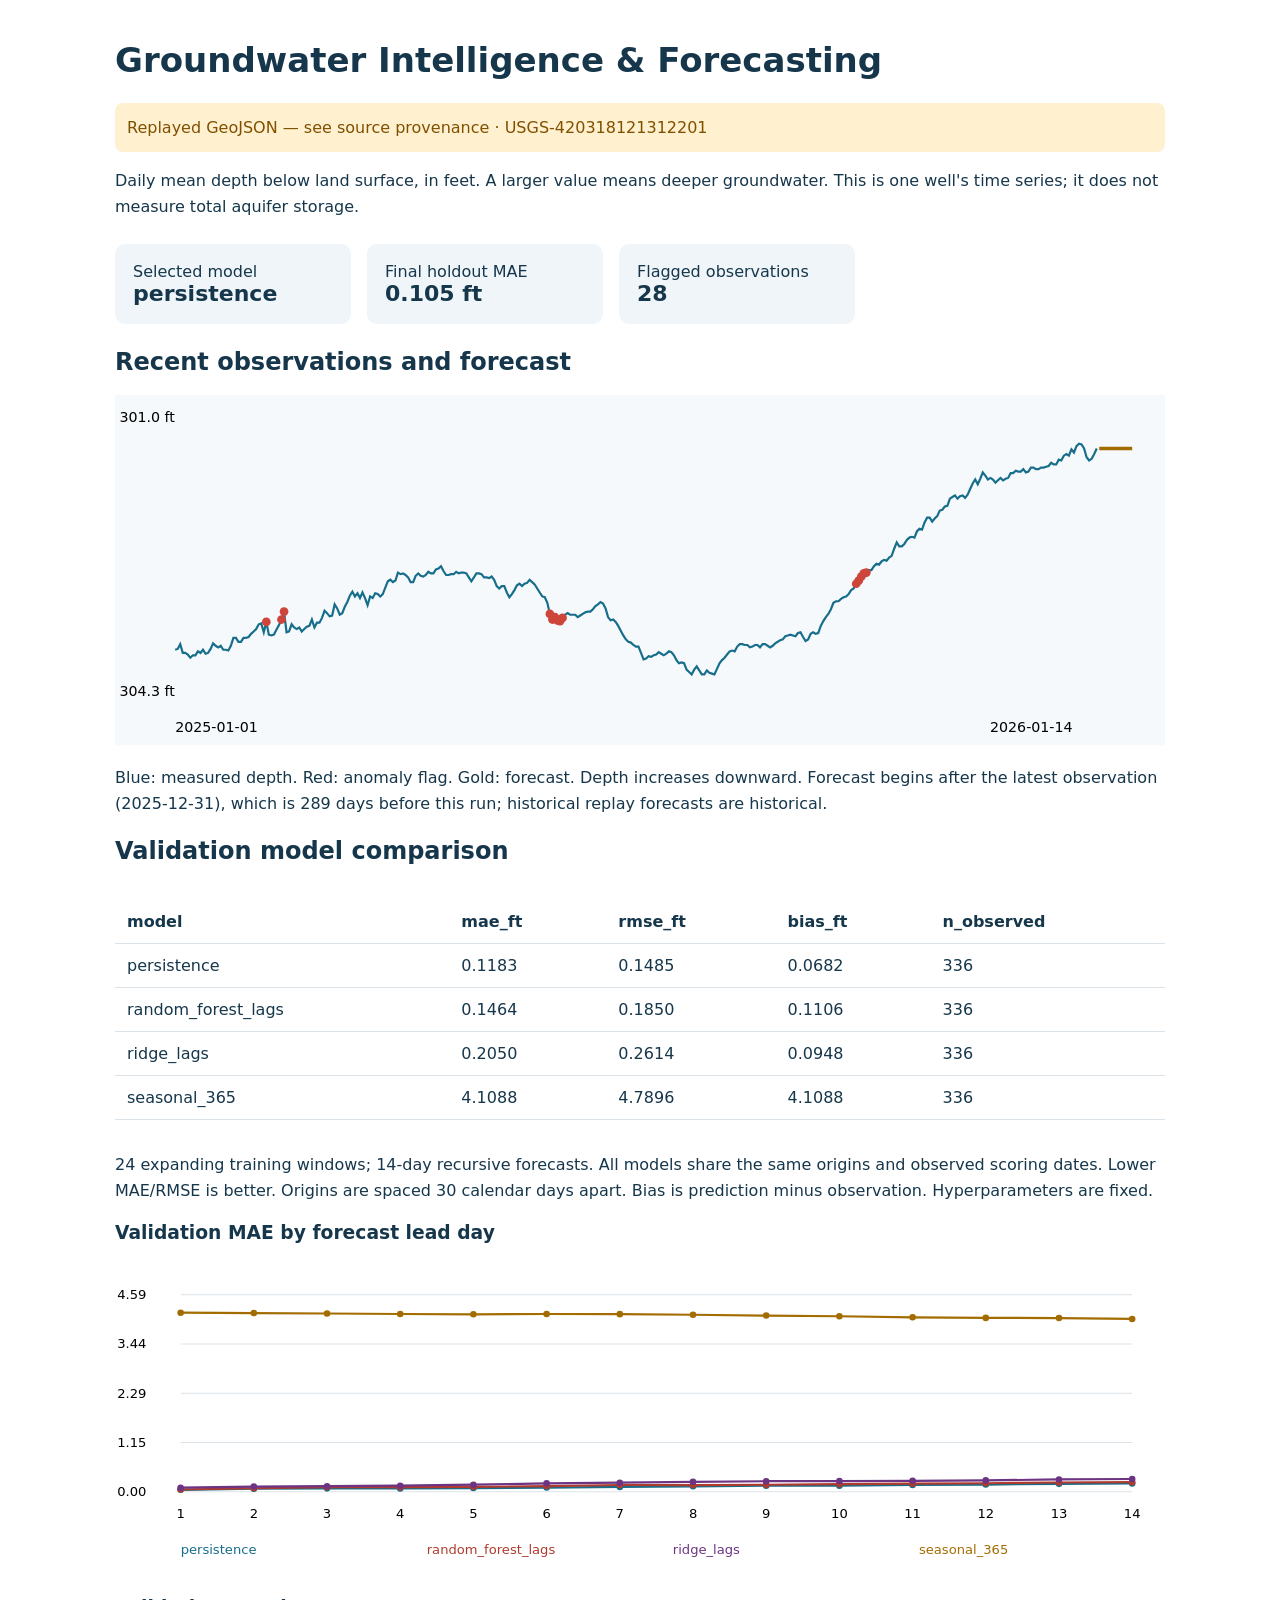
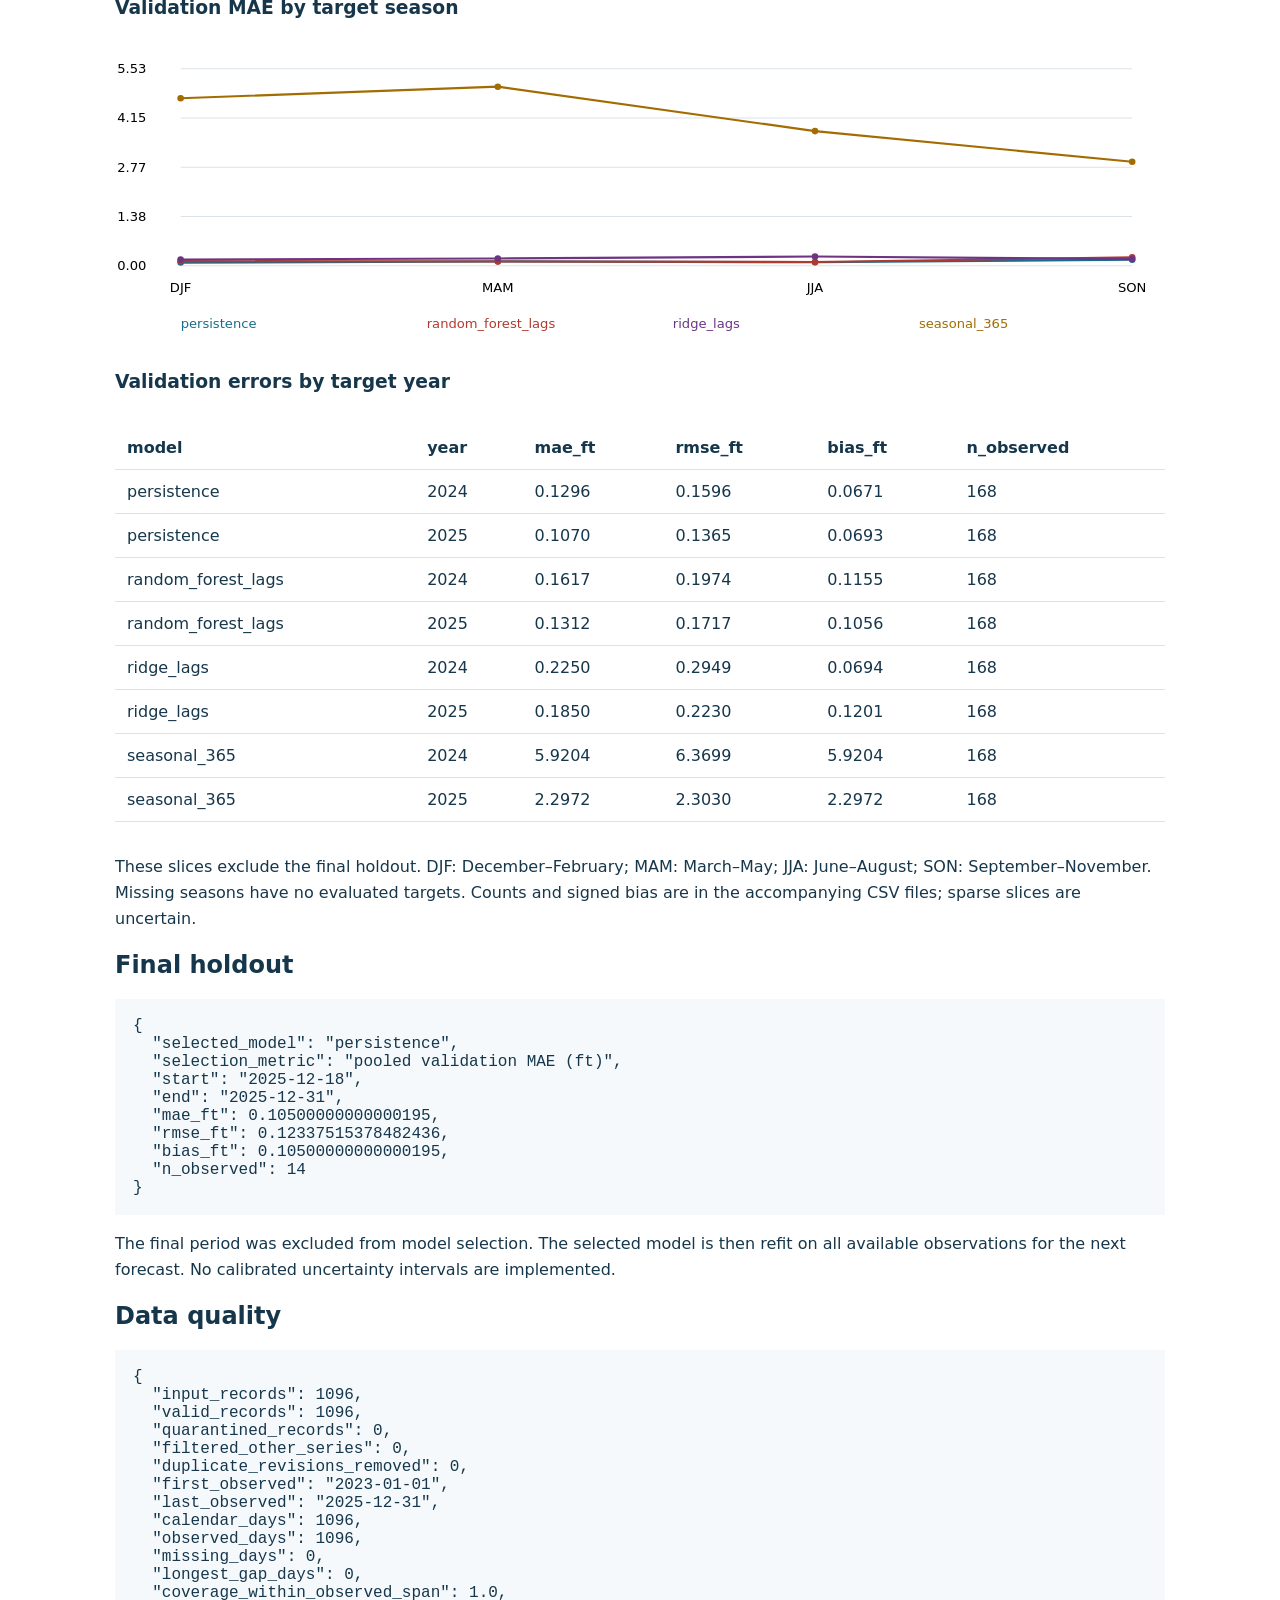
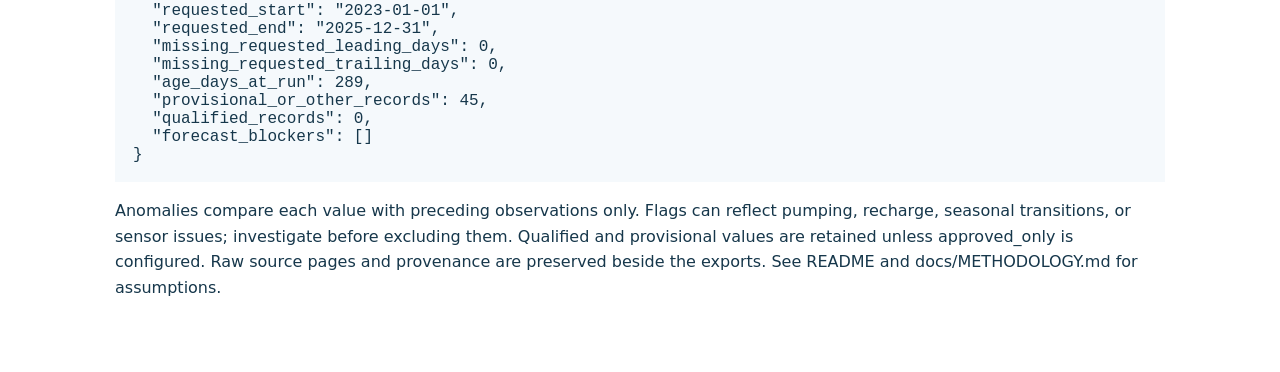
<file: sample_study/oregon_2023_2025/runs/2026-10-16T00-24-24.434592+00-00-b24a0b40/report.html>
<!doctype html><html lang="en"><meta charset="utf-8">
<meta name="viewport" content="width=device-width, initial-scale=1"><title>Groundwater Intelligence & Forecasting</title>
<style>body{font:16px system-ui,sans-serif;max-width:1050px;margin:40px auto;padding:0 24px;
color:#16374b;background:#fff}h1{font-size:34px}.tag{color:#805000;background:#fff1cf;
padding:12px;border-radius:8px}.cards{display:flex;gap:16px;flex-wrap:wrap;margin:24px 0}
.card{background:#eff5f8;padding:18px;border-radius:10px;min-width:200px}strong{font-size:22px}
svg{width:100%;height:auto}table{border-collapse:collapse;width:100%;margin:16px 0}
td,th{padding:12px;text-align:left;border-bottom:1px solid #dbe3e8}pre{white-space:pre-wrap;
overflow-wrap:anywhere;background:#f5f9fc;padding:18px}p{line-height:1.6}
.scroll{overflow-x:auto;max-width:100%}.plot svg{min-width:660px}
@media(max-width:600px){body{margin:24px auto}h1{font-size:28px}
.card{min-width:0;flex:1 1 180px}}</style>
<h1>Groundwater Intelligence & Forecasting</h1><p class="tag">Replayed GeoJSON — see source provenance · USGS-420318121312201</p>
<p>Daily mean depth below land surface, in feet. A larger value means deeper groundwater.
This is one well's time series; it does not measure total aquifer storage.</p>
<div class="cards"><div class="card">Selected model<br><strong>persistence</strong></div>
<div class="card">Final holdout MAE<br><strong>0.105 ft</strong></div>
<div class="card">Flagged observations<br><strong>28</strong></div></div>
<h2>Recent observations and forecast</h2><div class="scroll plot"><svg role="img" aria-label="Observed depth and forecast, increasing depth downward" viewBox="0 0 960 320"><rect width="960" height="320" fill="#f5f9fc"/><text x="4" y="25" font-size="13">301.0 ft</text><text x="4" y="275" font-size="13">304.3 ft</text><polyline points="55.00,232.91 57.31,232.18 59.63,227.82 61.94,235.82 64.26,235.82 66.57,237.27 68.89,240.18 71.20,238.00 73.52,238.00 75.83,234.36 78.15,235.82 80.46,232.91 82.78,236.55 85.09,235.82 87.41,232.18 89.72,227.09 92.04,229.27 94.35,230.73 96.67,229.27 98.98,232.91 101.30,232.91 103.61,233.64 105.93,229.27 108.24,222.00 110.56,222.00 112.87,225.64 115.19,225.64 117.50,222.00 119.81,222.00 122.13,221.27 124.44,218.36 126.76,216.18 129.07,214.00 131.39,209.64 133.70,208.91 136.02,216.91 138.33,207.45 140.65,219.09 142.96,219.82 145.28,219.09 147.59,214.73 149.91,210.36 152.22,205.27 154.54,198.00 156.85,216.91 159.17,216.18 161.48,209.64 163.80,212.55 166.11,214.00 168.43,212.55 170.74,216.18 173.06,214.00 175.37,211.82 177.69,211.09 180.00,205.27 182.31,212.55 184.63,208.18 186.94,208.18 189.26,203.82 191.57,197.27 193.89,199.45 196.20,202.36 198.52,201.64 200.83,191.45 203.15,195.09 205.46,200.91 207.78,199.45 210.09,193.64 212.41,189.27 214.72,183.45 217.04,179.82 219.35,184.18 221.67,181.27 223.98,185.64 226.30,180.55 228.61,185.64 230.93,192.18 233.24,184.18 235.56,185.64 237.87,181.27 240.19,182.00 242.50,184.18 244.81,182.00 247.13,176.18 249.44,170.36 251.76,168.91 254.07,171.09 256.39,169.64 258.70,162.36 261.02,163.82 263.33,163.09 265.65,164.55 267.96,166.73 270.28,171.09 272.59,171.09 274.91,165.27 277.22,163.09 279.54,165.27 281.85,166.00 284.17,164.55 286.48,161.64 288.80,163.09 291.11,163.09 293.43,159.45 295.74,158.73 298.06,156.55 300.37,160.91 302.69,164.55 305.00,164.55 307.31,163.82 309.63,163.82 311.94,161.64 314.26,163.09 316.57,162.36 318.89,162.36 321.20,163.09 323.52,166.73 325.83,170.36 328.15,166.73 330.46,163.09 332.78,163.09 335.09,163.82 337.41,166.73 339.72,166.73 342.04,167.45 344.35,166.00 346.67,168.91 348.98,174.73 351.30,176.91 353.61,174.73 355.93,174.73 358.24,180.55 360.56,184.91 362.87,182.00 365.19,178.36 367.50,174.00 369.81,172.55 372.13,174.73 374.44,172.55 376.76,171.82 379.07,168.91 381.39,171.09 383.70,173.27 386.02,176.91 388.33,180.55 390.65,184.18 392.96,184.91 395.28,190.00 397.59,200.18 399.91,205.27 402.22,203.09 404.54,206.00 406.85,206.73 409.17,203.82 411.48,200.91 413.80,199.45 416.11,200.91 418.43,200.91 420.74,200.91 423.06,203.09 425.37,201.64 427.69,200.18 430.00,198.73 432.31,198.00 434.63,198.00 436.94,195.82 439.26,192.91 441.57,191.45 443.89,189.27 446.20,190.73 448.52,195.09 450.83,203.09 453.15,206.00 455.46,205.27 457.78,207.45 460.09,211.09 462.41,215.45 464.72,219.82 467.04,223.45 469.35,225.64 471.67,226.36 473.98,228.55 476.30,230.00 478.61,230.00 480.93,235.82 483.24,241.64 485.56,240.91 487.87,238.73 490.19,239.45 492.50,238.00 494.81,237.27 497.13,235.09 499.44,236.55 501.76,238.00 504.07,236.55 506.39,234.36 508.70,235.09 511.02,238.00 513.33,242.36 515.65,245.27 517.96,244.55 520.28,245.27 522.59,251.09 524.91,253.27 527.22,255.45 529.54,251.09 531.85,248.18 534.17,251.82 536.48,255.45 538.80,255.45 541.11,251.82 543.43,254.00 545.74,254.73 548.06,255.45 550.37,250.36 552.69,245.27 555.00,242.36 557.31,240.18 559.63,237.27 561.94,234.36 564.26,233.64 566.57,234.36 568.89,230.00 571.20,227.82 573.52,227.82 575.83,228.55 578.15,228.55 580.46,230.73 582.78,230.00 585.09,228.55 587.41,228.55 589.72,230.73 592.04,227.82 594.35,227.82 596.67,229.27 598.98,230.73 601.30,229.27 603.61,227.09 605.93,225.64 608.24,224.18 610.56,223.45 612.87,220.55 615.19,219.82 617.50,219.09 619.81,219.82 622.13,220.55 624.44,217.64 626.76,216.91 629.07,221.27 631.39,224.91 633.70,223.45 636.02,218.36 638.33,216.91 640.65,218.36 642.96,217.64 645.28,211.09 647.59,206.73 649.91,203.09 652.22,200.18 654.54,195.82 656.85,190.00 659.17,188.55 661.48,188.55 663.80,186.36 666.11,184.91 668.43,184.18 670.74,182.00 673.06,178.36 675.37,176.91 677.69,172.55 680.00,169.64 682.31,166.00 684.63,163.09 686.94,162.36 689.26,160.18 691.57,160.18 693.89,156.55 696.20,154.36 698.52,155.09 700.83,152.18 703.15,150.73 705.46,151.45 707.78,148.55 710.09,147.09 712.41,140.55 714.72,134.73 717.04,138.36 719.35,138.36 721.67,136.18 723.98,132.55 726.30,130.36 728.61,129.64 730.93,130.36 733.24,124.55 735.56,122.36 737.87,123.09 740.19,116.55 742.50,112.18 744.81,112.18 747.13,115.82 749.44,112.91 751.76,110.73 754.07,105.64 756.39,104.91 758.70,102.00 761.02,101.27 763.33,94.73 765.65,93.27 767.96,91.82 770.28,94.73 772.59,92.55 774.91,91.82 777.22,94.00 779.54,91.09 781.85,86.00 784.17,80.91 786.48,77.27 788.80,81.64 791.11,76.55 793.43,70.73 795.74,73.64 798.06,77.27 800.37,75.82 802.69,77.27 805.00,80.18 807.31,78.00 809.63,75.82 811.94,78.00 814.26,76.55 816.57,75.82 818.89,71.45 821.20,71.45 823.52,69.27 825.83,70.00 828.15,70.00 830.46,67.82 832.78,70.73 835.09,70.00 837.41,66.36 839.72,66.36 842.04,67.82 844.35,67.82 846.67,66.36 848.98,66.36 851.30,65.64 853.61,64.91 855.93,62.00 858.24,63.45 860.56,63.45 862.87,59.09 865.19,59.82 867.50,55.45 869.81,54.00 872.13,55.45 874.44,49.64 876.76,52.55 879.07,46.73 881.39,44.55 883.70,45.27 886.02,48.91 888.33,56.91 890.65,59.82 892.96,58.36 895.28,54.00 897.59,48.91" fill="none" stroke="#176e8b" stroke-width="2"/><polyline points="899.91,48.91 902.22,48.91 904.54,48.91 906.85,48.91 909.17,48.91 911.48,48.91 913.80,48.91 916.11,48.91 918.43,48.91 920.74,48.91 923.06,48.91 925.37,48.91 927.69,48.91 930.00,48.91" fill="none" stroke="#a36c00" stroke-width="3"/><circle cx="138.33" cy="207.45" r="4" fill="#ce453b"/><circle cx="152.22" cy="205.27" r="4" fill="#ce453b"/><circle cx="154.54" cy="198.00" r="4" fill="#ce453b"/><circle cx="397.59" cy="200.18" r="4" fill="#ce453b"/><circle cx="399.91" cy="205.27" r="4" fill="#ce453b"/><circle cx="402.22" cy="203.09" r="4" fill="#ce453b"/><circle cx="404.54" cy="206.00" r="4" fill="#ce453b"/><circle cx="406.85" cy="206.73" r="4" fill="#ce453b"/><circle cx="409.17" cy="203.82" r="4" fill="#ce453b"/><circle cx="677.69" cy="172.55" r="4" fill="#ce453b"/><circle cx="680.00" cy="169.64" r="4" fill="#ce453b"/><circle cx="682.31" cy="166.00" r="4" fill="#ce453b"/><circle cx="684.63" cy="163.09" r="4" fill="#ce453b"/><circle cx="686.94" cy="162.36" r="4" fill="#ce453b"/><text x="55" y="308" font-size="13">2025-01-01</text><text x="800" y="308" font-size="13">2026-01-14</text></svg></div>
<p>Blue: measured depth. Red: anomaly flag. Gold: forecast. Depth increases downward.
Forecast begins after the latest observation (2025-12-31), which is
289 days before this run; historical replay forecasts are historical.</p>
<h2>Validation model comparison</h2><div class="scroll"><table class="dataframe">
  <thead>
    <tr style="text-align: right;">
      <th>model</th>
      <th>mae_ft</th>
      <th>rmse_ft</th>
      <th>bias_ft</th>
      <th>n_observed</th>
    </tr>
  </thead>
  <tbody>
    <tr>
      <td>persistence</td>
      <td>0.1183</td>
      <td>0.1485</td>
      <td>0.0682</td>
      <td>336</td>
    </tr>
    <tr>
      <td>random_forest_lags</td>
      <td>0.1464</td>
      <td>0.1850</td>
      <td>0.1106</td>
      <td>336</td>
    </tr>
    <tr>
      <td>ridge_lags</td>
      <td>0.2050</td>
      <td>0.2614</td>
      <td>0.0948</td>
      <td>336</td>
    </tr>
    <tr>
      <td>seasonal_365</td>
      <td>4.1088</td>
      <td>4.7896</td>
      <td>4.1088</td>
      <td>336</td>
    </tr>
  </tbody>
</table></div>
<p>24 expanding training windows; 14-day recursive forecasts.
All models share the same origins and observed scoring dates. Lower MAE/RMSE is better.
Origins are spaced 30 calendar days apart.
Bias is prediction minus observation. Hyperparameters are fixed.</p>
<h3>Validation MAE by forecast lead day</h3><div class="scroll plot"><svg role="img" aria-label="Validation MAE by forecast lead day; MAE in feet" viewBox="0 0 960 285"><path d="M60 30H930" stroke="#dbe3e8"/><text x="2" y="34" font-size="12">4.59</text><path d="M60 75H930" stroke="#dbe3e8"/><text x="2" y="79" font-size="12">3.44</text><path d="M60 120H930" stroke="#dbe3e8"/><text x="2" y="124" font-size="12">2.29</text><path d="M60 165H930" stroke="#dbe3e8"/><text x="2" y="169" font-size="12">1.15</text><path d="M60 210H930" stroke="#dbe3e8"/><text x="2" y="214" font-size="12">0.00</text><text x="60.0" y="234" text-anchor="middle" font-size="12">1</text><text x="126.9" y="234" text-anchor="middle" font-size="12">2</text><text x="193.8" y="234" text-anchor="middle" font-size="12">3</text><text x="260.8" y="234" text-anchor="middle" font-size="12">4</text><text x="327.7" y="234" text-anchor="middle" font-size="12">5</text><text x="394.6" y="234" text-anchor="middle" font-size="12">6</text><text x="461.5" y="234" text-anchor="middle" font-size="12">7</text><text x="528.5" y="234" text-anchor="middle" font-size="12">8</text><text x="595.4" y="234" text-anchor="middle" font-size="12">9</text><text x="662.3" y="234" text-anchor="middle" font-size="12">10</text><text x="729.2" y="234" text-anchor="middle" font-size="12">11</text><text x="796.2" y="234" text-anchor="middle" font-size="12">12</text><text x="863.1" y="234" text-anchor="middle" font-size="12">13</text><text x="930.0" y="234" text-anchor="middle" font-size="12">14</text><circle cx="60.00" cy="208.30" r="3" fill="#176e8b"/><circle cx="126.92" cy="207.32" r="3" fill="#176e8b"/><circle cx="193.85" cy="206.97" r="3" fill="#176e8b"/><circle cx="260.77" cy="207.04" r="3" fill="#176e8b"/><circle cx="327.69" cy="206.68" r="3" fill="#176e8b"/><circle cx="394.62" cy="206.24" r="3" fill="#176e8b"/><circle cx="461.54" cy="205.63" r="3" fill="#176e8b"/><circle cx="528.46" cy="205.09" r="3" fill="#176e8b"/><circle cx="595.38" cy="204.57" r="3" fill="#176e8b"/><circle cx="662.31" cy="204.49" r="3" fill="#176e8b"/><circle cx="729.23" cy="203.84" r="3" fill="#176e8b"/><circle cx="796.15" cy="203.46" r="3" fill="#176e8b"/><circle cx="863.08" cy="202.85" r="3" fill="#176e8b"/><circle cx="930.00" cy="202.51" r="3" fill="#176e8b"/><polyline points="60.00,208.30 126.92,207.32 193.85,206.97 260.77,207.04 327.69,206.68 394.62,206.24 461.54,205.63 528.46,205.09 595.38,204.57 662.31,204.49 729.23,203.84 796.15,203.46 863.08,202.85 930.00,202.51" fill="none" stroke="#176e8b" stroke-width="2"/><text x="60" y="267" font-size="12" fill="#176e8b">persistence</text><circle cx="60.00" cy="207.98" r="3" fill="#b03a2e"/><circle cx="126.92" cy="206.87" r="3" fill="#b03a2e"/><circle cx="193.85" cy="205.91" r="3" fill="#b03a2e"/><circle cx="260.77" cy="205.84" r="3" fill="#b03a2e"/><circle cx="327.69" cy="205.57" r="3" fill="#b03a2e"/><circle cx="394.62" cy="204.90" r="3" fill="#b03a2e"/><circle cx="461.54" cy="203.89" r="3" fill="#b03a2e"/><circle cx="528.46" cy="203.94" r="3" fill="#b03a2e"/><circle cx="595.38" cy="203.66" r="3" fill="#b03a2e"/><circle cx="662.31" cy="203.15" r="3" fill="#b03a2e"/><circle cx="729.23" cy="202.68" r="3" fill="#b03a2e"/><circle cx="796.15" cy="202.28" r="3" fill="#b03a2e"/><circle cx="863.08" cy="201.59" r="3" fill="#b03a2e"/><circle cx="930.00" cy="201.29" r="3" fill="#b03a2e"/><polyline points="60.00,207.98 126.92,206.87 193.85,205.91 260.77,205.84 327.69,205.57 394.62,204.90 461.54,203.89 528.46,203.94 595.38,203.66 662.31,203.15 729.23,202.68 796.15,202.28 863.08,201.59 930.00,201.29" fill="none" stroke="#b03a2e" stroke-width="2"/><text x="285" y="267" font-size="12" fill="#b03a2e">random_forest_lags</text><circle cx="60.00" cy="206.37" r="3" fill="#6c3483"/><circle cx="126.92" cy="205.29" r="3" fill="#6c3483"/><circle cx="193.85" cy="204.96" r="3" fill="#6c3483"/><circle cx="260.77" cy="204.49" r="3" fill="#6c3483"/><circle cx="327.69" cy="203.58" r="3" fill="#6c3483"/><circle cx="394.62" cy="202.38" r="3" fill="#6c3483"/><circle cx="461.54" cy="201.76" r="3" fill="#6c3483"/><circle cx="528.46" cy="200.97" r="3" fill="#6c3483"/><circle cx="595.38" cy="200.42" r="3" fill="#6c3483"/><circle cx="662.31" cy="200.27" r="3" fill="#6c3483"/><circle cx="729.23" cy="200.04" r="3" fill="#6c3483"/><circle cx="796.15" cy="199.67" r="3" fill="#6c3483"/><circle cx="863.08" cy="198.78" r="3" fill="#6c3483"/><circle cx="930.00" cy="198.39" r="3" fill="#6c3483"/><polyline points="60.00,206.37 126.92,205.29 193.85,204.96 260.77,204.49 327.69,203.58 394.62,202.38 461.54,201.76 528.46,200.97 595.38,200.42 662.31,200.27 729.23,200.04 796.15,199.67 863.08,198.78 930.00,198.39" fill="none" stroke="#6c3483" stroke-width="2"/><text x="510" y="267" font-size="12" fill="#6c3483">ridge_lags</text><circle cx="60.00" cy="46.36" r="3" fill="#a36c00"/><circle cx="126.92" cy="46.71" r="3" fill="#a36c00"/><circle cx="193.85" cy="47.07" r="3" fill="#a36c00"/><circle cx="260.77" cy="47.52" r="3" fill="#a36c00"/><circle cx="327.69" cy="47.85" r="3" fill="#a36c00"/><circle cx="394.62" cy="47.52" r="3" fill="#a36c00"/><circle cx="461.54" cy="47.66" r="3" fill="#a36c00"/><circle cx="528.46" cy="48.23" r="3" fill="#a36c00"/><circle cx="595.38" cy="48.98" r="3" fill="#a36c00"/><circle cx="662.31" cy="49.62" r="3" fill="#a36c00"/><circle cx="729.23" cy="50.57" r="3" fill="#a36c00"/><circle cx="796.15" cy="51.09" r="3" fill="#a36c00"/><circle cx="863.08" cy="51.25" r="3" fill="#a36c00"/><circle cx="930.00" cy="52.05" r="3" fill="#a36c00"/><polyline points="60.00,46.36 126.92,46.71 193.85,47.07 260.77,47.52 327.69,47.85 394.62,47.52 461.54,47.66 528.46,48.23 595.38,48.98 662.31,49.62 729.23,50.57 796.15,51.09 863.08,51.25 930.00,52.05" fill="none" stroke="#a36c00" stroke-width="2"/><text x="735" y="267" font-size="12" fill="#a36c00">seasonal_365</text></svg></div><h3>Validation MAE by target season</h3><div class="scroll plot"><svg role="img" aria-label="Validation MAE by target season; MAE in feet" viewBox="0 0 960 285"><path d="M60 30H930" stroke="#dbe3e8"/><text x="2" y="34" font-size="12">5.53</text><path d="M60 75H930" stroke="#dbe3e8"/><text x="2" y="79" font-size="12">4.15</text><path d="M60 120H930" stroke="#dbe3e8"/><text x="2" y="124" font-size="12">2.77</text><path d="M60 165H930" stroke="#dbe3e8"/><text x="2" y="169" font-size="12">1.38</text><path d="M60 210H930" stroke="#dbe3e8"/><text x="2" y="214" font-size="12">0.00</text><text x="60.0" y="234" text-anchor="middle" font-size="12">DJF</text><text x="350.0" y="234" text-anchor="middle" font-size="12">MAM</text><text x="640.0" y="234" text-anchor="middle" font-size="12">JJA</text><text x="930.0" y="234" text-anchor="middle" font-size="12">SON</text><circle cx="60.00" cy="207.16" r="3" fill="#176e8b"/><circle cx="640.00" cy="206.84" r="3" fill="#176e8b"/><circle cx="350.00" cy="206.03" r="3" fill="#176e8b"/><circle cx="930.00" cy="204.57" r="3" fill="#176e8b"/><polyline points="60.00,207.16 350.00,206.03 640.00,206.84 930.00,204.57" fill="none" stroke="#176e8b" stroke-width="2"/><text x="60" y="267" font-size="12" fill="#176e8b">persistence</text><circle cx="60.00" cy="205.84" r="3" fill="#b03a2e"/><circle cx="640.00" cy="206.64" r="3" fill="#b03a2e"/><circle cx="350.00" cy="206.16" r="3" fill="#b03a2e"/><circle cx="930.00" cy="202.30" r="3" fill="#b03a2e"/><polyline points="60.00,205.84 350.00,206.16 640.00,206.64 930.00,202.30" fill="none" stroke="#b03a2e" stroke-width="2"/><text x="285" y="267" font-size="12" fill="#b03a2e">random_forest_lags</text><circle cx="60.00" cy="204.35" r="3" fill="#6c3483"/><circle cx="640.00" cy="201.58" r="3" fill="#6c3483"/><circle cx="350.00" cy="203.43" r="3" fill="#6c3483"/><circle cx="930.00" cy="203.96" r="3" fill="#6c3483"/><polyline points="60.00,204.35 350.00,203.43 640.00,201.58 930.00,203.96" fill="none" stroke="#6c3483" stroke-width="2"/><text x="510" y="267" font-size="12" fill="#6c3483">ridge_lags</text><circle cx="60.00" cy="56.92" r="3" fill="#a36c00"/><circle cx="640.00" cy="86.97" r="3" fill="#a36c00"/><circle cx="350.00" cy="46.36" r="3" fill="#a36c00"/><circle cx="930.00" cy="114.98" r="3" fill="#a36c00"/><polyline points="60.00,56.92 350.00,46.36 640.00,86.97 930.00,114.98" fill="none" stroke="#a36c00" stroke-width="2"/><text x="735" y="267" font-size="12" fill="#a36c00">seasonal_365</text></svg></div><h3>Validation errors by target year</h3><div class="scroll"><table class="dataframe">
  <thead>
    <tr style="text-align: right;">
      <th>model</th>
      <th>year</th>
      <th>mae_ft</th>
      <th>rmse_ft</th>
      <th>bias_ft</th>
      <th>n_observed</th>
    </tr>
  </thead>
  <tbody>
    <tr>
      <td>persistence</td>
      <td>2024</td>
      <td>0.1296</td>
      <td>0.1596</td>
      <td>0.0671</td>
      <td>168</td>
    </tr>
    <tr>
      <td>persistence</td>
      <td>2025</td>
      <td>0.1070</td>
      <td>0.1365</td>
      <td>0.0693</td>
      <td>168</td>
    </tr>
    <tr>
      <td>random_forest_lags</td>
      <td>2024</td>
      <td>0.1617</td>
      <td>0.1974</td>
      <td>0.1155</td>
      <td>168</td>
    </tr>
    <tr>
      <td>random_forest_lags</td>
      <td>2025</td>
      <td>0.1312</td>
      <td>0.1717</td>
      <td>0.1056</td>
      <td>168</td>
    </tr>
    <tr>
      <td>ridge_lags</td>
      <td>2024</td>
      <td>0.2250</td>
      <td>0.2949</td>
      <td>0.0694</td>
      <td>168</td>
    </tr>
    <tr>
      <td>ridge_lags</td>
      <td>2025</td>
      <td>0.1850</td>
      <td>0.2230</td>
      <td>0.1201</td>
      <td>168</td>
    </tr>
    <tr>
      <td>seasonal_365</td>
      <td>2024</td>
      <td>5.9204</td>
      <td>6.3699</td>
      <td>5.9204</td>
      <td>168</td>
    </tr>
    <tr>
      <td>seasonal_365</td>
      <td>2025</td>
      <td>2.2972</td>
      <td>2.3030</td>
      <td>2.2972</td>
      <td>168</td>
    </tr>
  </tbody>
</table></div>
<p>These slices exclude the final holdout. DJF: December–February; MAM: March–May;
JJA: June–August; SON: September–November. Missing seasons have no evaluated targets.
Counts and signed bias are in the accompanying CSV files; sparse slices are uncertain.</p>
<h2>Final holdout</h2><pre>{
  &quot;selected_model&quot;: &quot;persistence&quot;,
  &quot;selection_metric&quot;: &quot;pooled validation MAE (ft)&quot;,
  &quot;start&quot;: &quot;2025-12-18&quot;,
  &quot;end&quot;: &quot;2025-12-31&quot;,
  &quot;mae_ft&quot;: 0.10500000000000195,
  &quot;rmse_ft&quot;: 0.12337515378482436,
  &quot;bias_ft&quot;: 0.10500000000000195,
  &quot;n_observed&quot;: 14
}</pre>
<p>The final period was excluded from model selection. The selected model is then refit on all
available observations for the next forecast. No calibrated uncertainty intervals are implemented.</p>
<h2>Data quality</h2><pre>{
  &quot;input_records&quot;: 1096,
  &quot;valid_records&quot;: 1096,
  &quot;quarantined_records&quot;: 0,
  &quot;filtered_other_series&quot;: 0,
  &quot;duplicate_revisions_removed&quot;: 0,
  &quot;first_observed&quot;: &quot;2023-01-01&quot;,
  &quot;last_observed&quot;: &quot;2025-12-31&quot;,
  &quot;calendar_days&quot;: 1096,
  &quot;observed_days&quot;: 1096,
  &quot;missing_days&quot;: 0,
  &quot;longest_gap_days&quot;: 0,
  &quot;coverage_within_observed_span&quot;: 1.0,
  &quot;requested_start&quot;: &quot;2023-01-01&quot;,
  &quot;requested_end&quot;: &quot;2025-12-31&quot;,
  &quot;missing_requested_leading_days&quot;: 0,
  &quot;missing_requested_trailing_days&quot;: 0,
  &quot;age_days_at_run&quot;: 289,
  &quot;provisional_or_other_records&quot;: 45,
  &quot;qualified_records&quot;: 0,
  &quot;forecast_blockers&quot;: []
}</pre>
<p>Anomalies compare each value with preceding observations only. Flags can reflect pumping,
recharge, seasonal transitions, or sensor issues; investigate before excluding them. Qualified
and provisional values are retained unless approved_only is configured. Raw source pages and
provenance are preserved beside the exports. See README and docs/METHODOLOGY.md for assumptions.</p>
</html>
</file>
